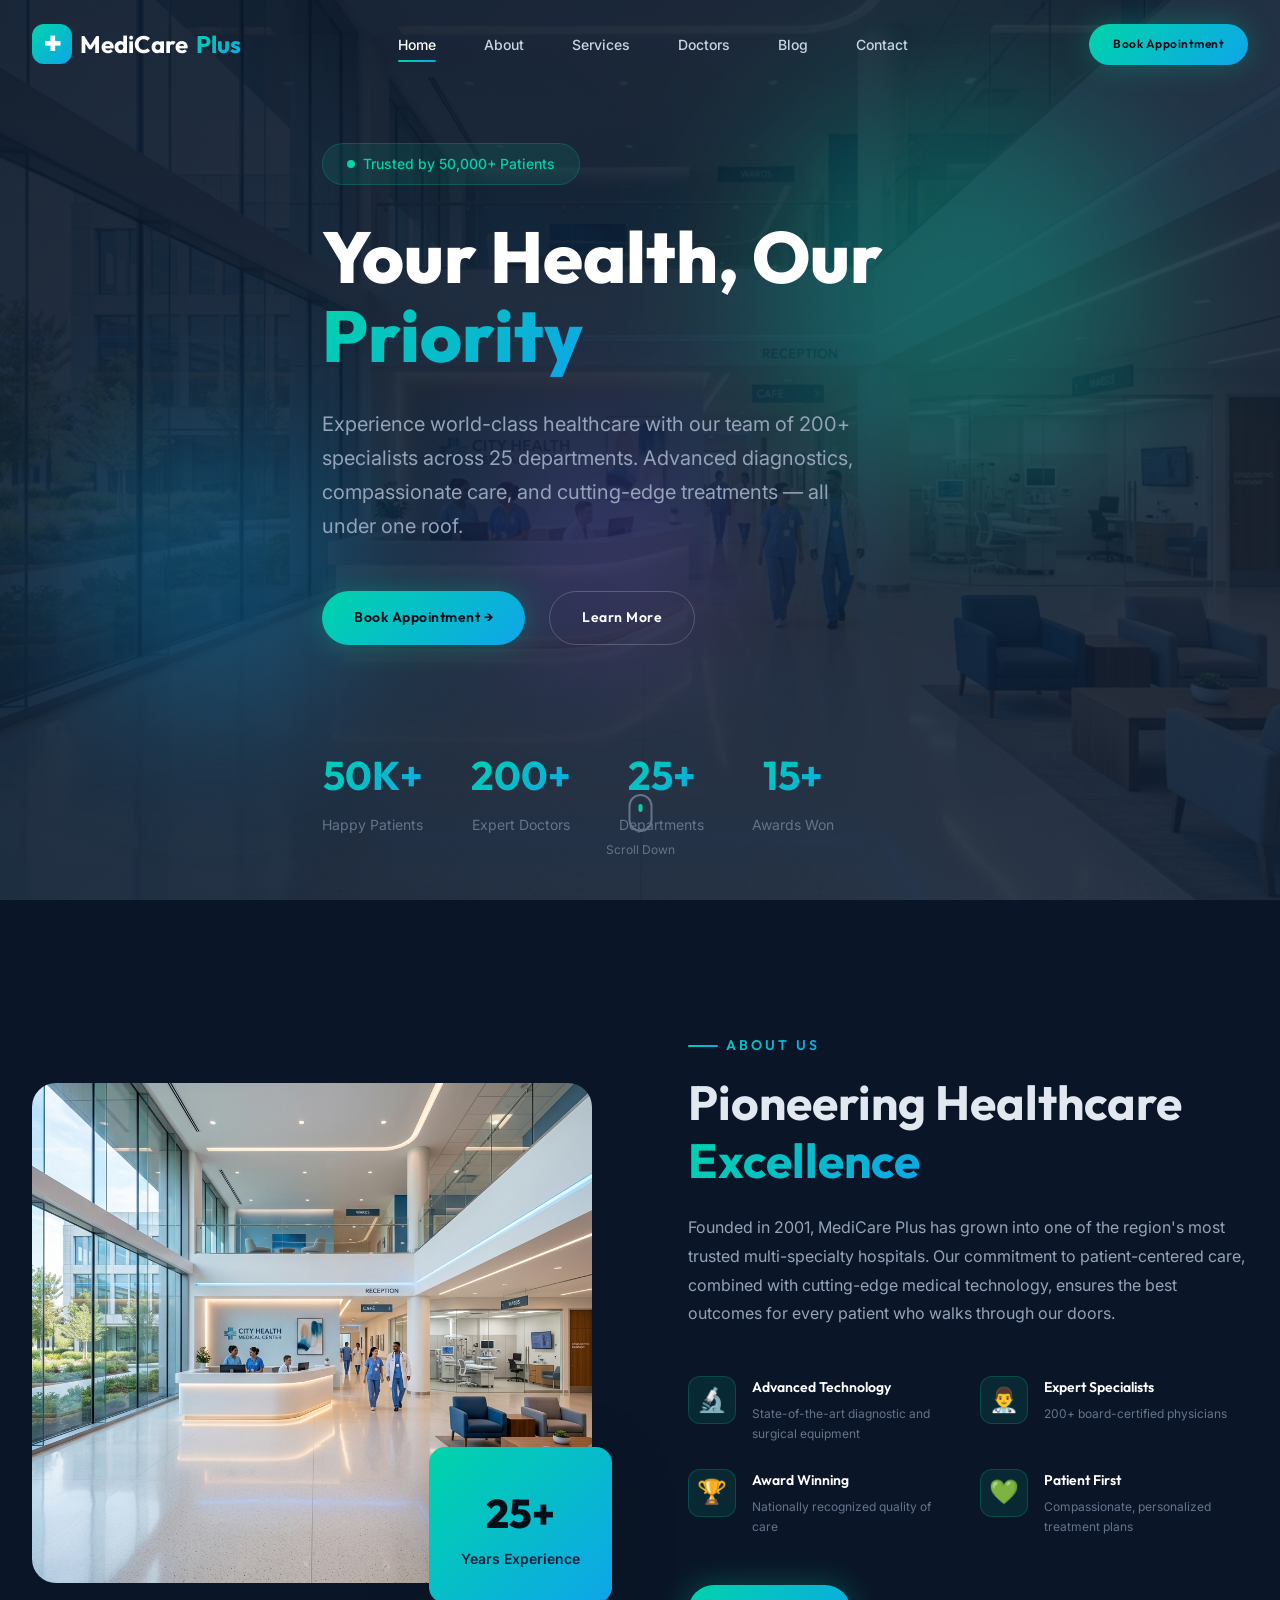
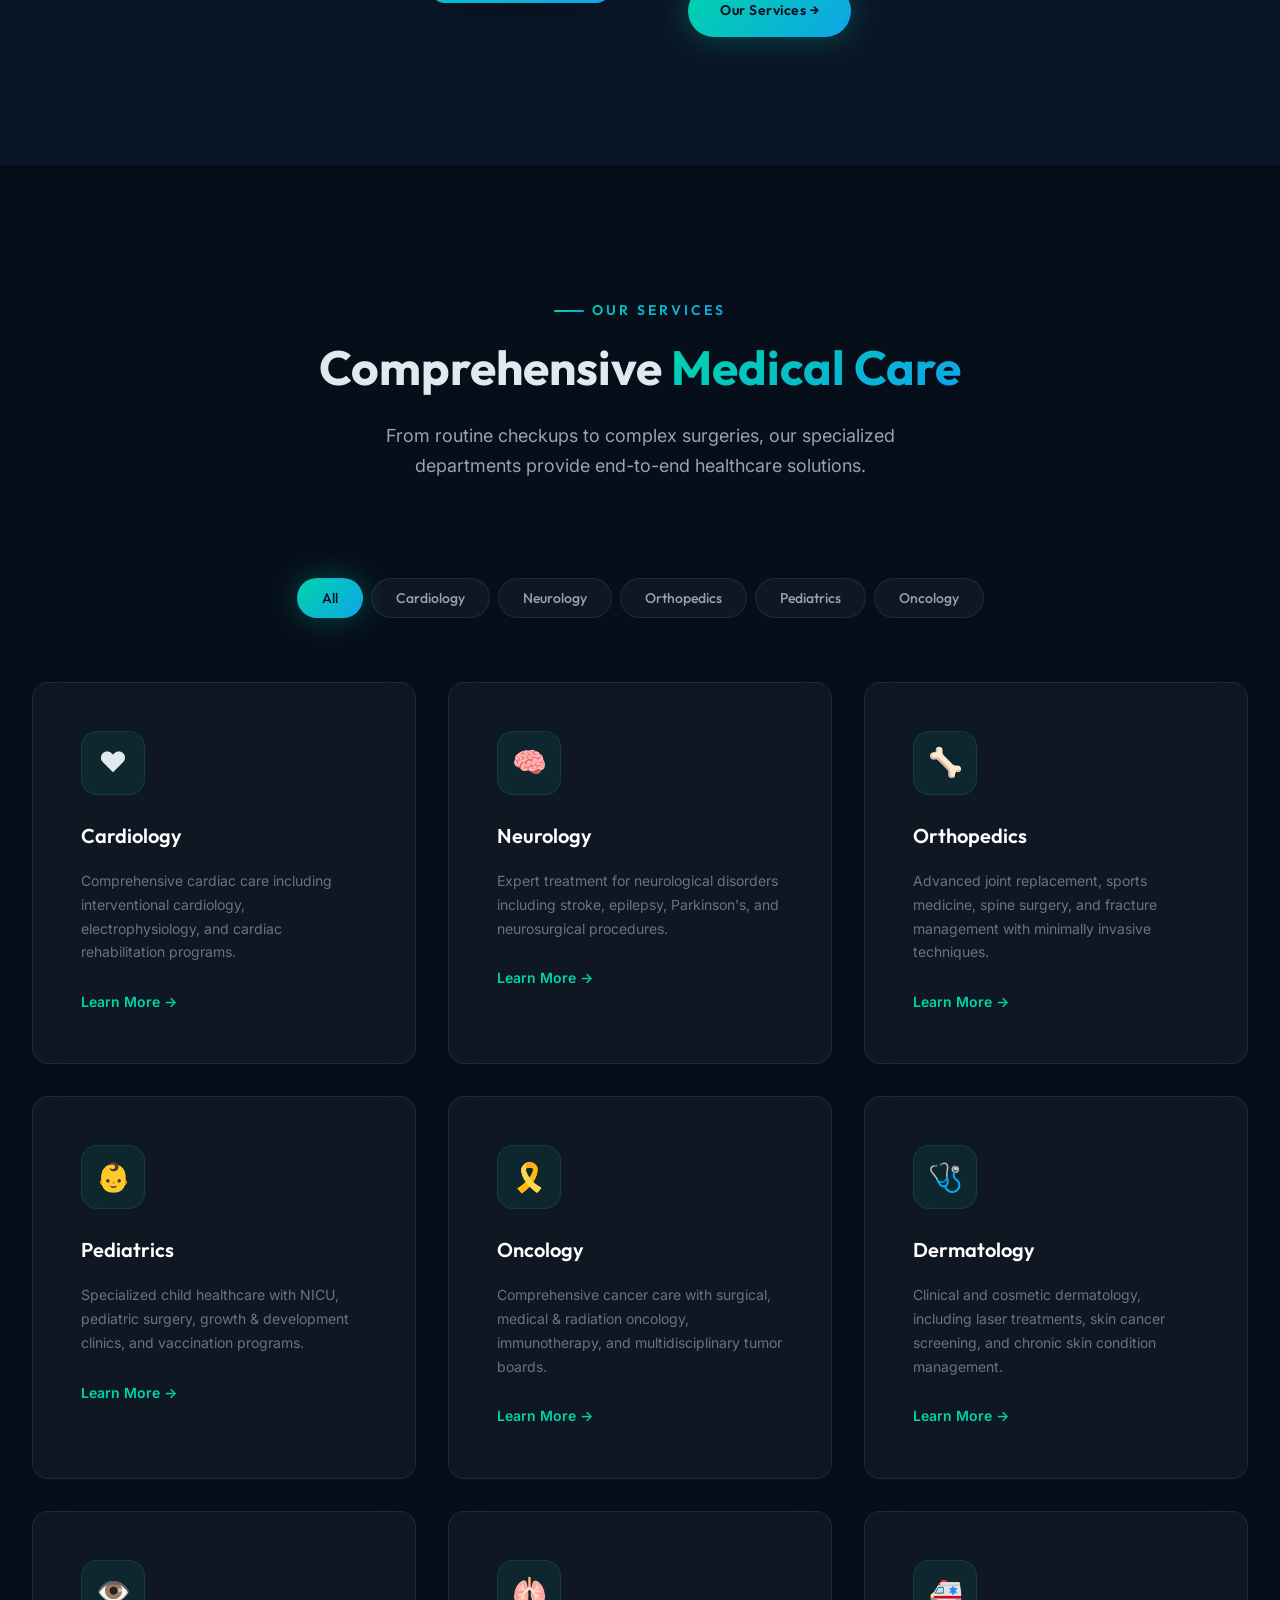
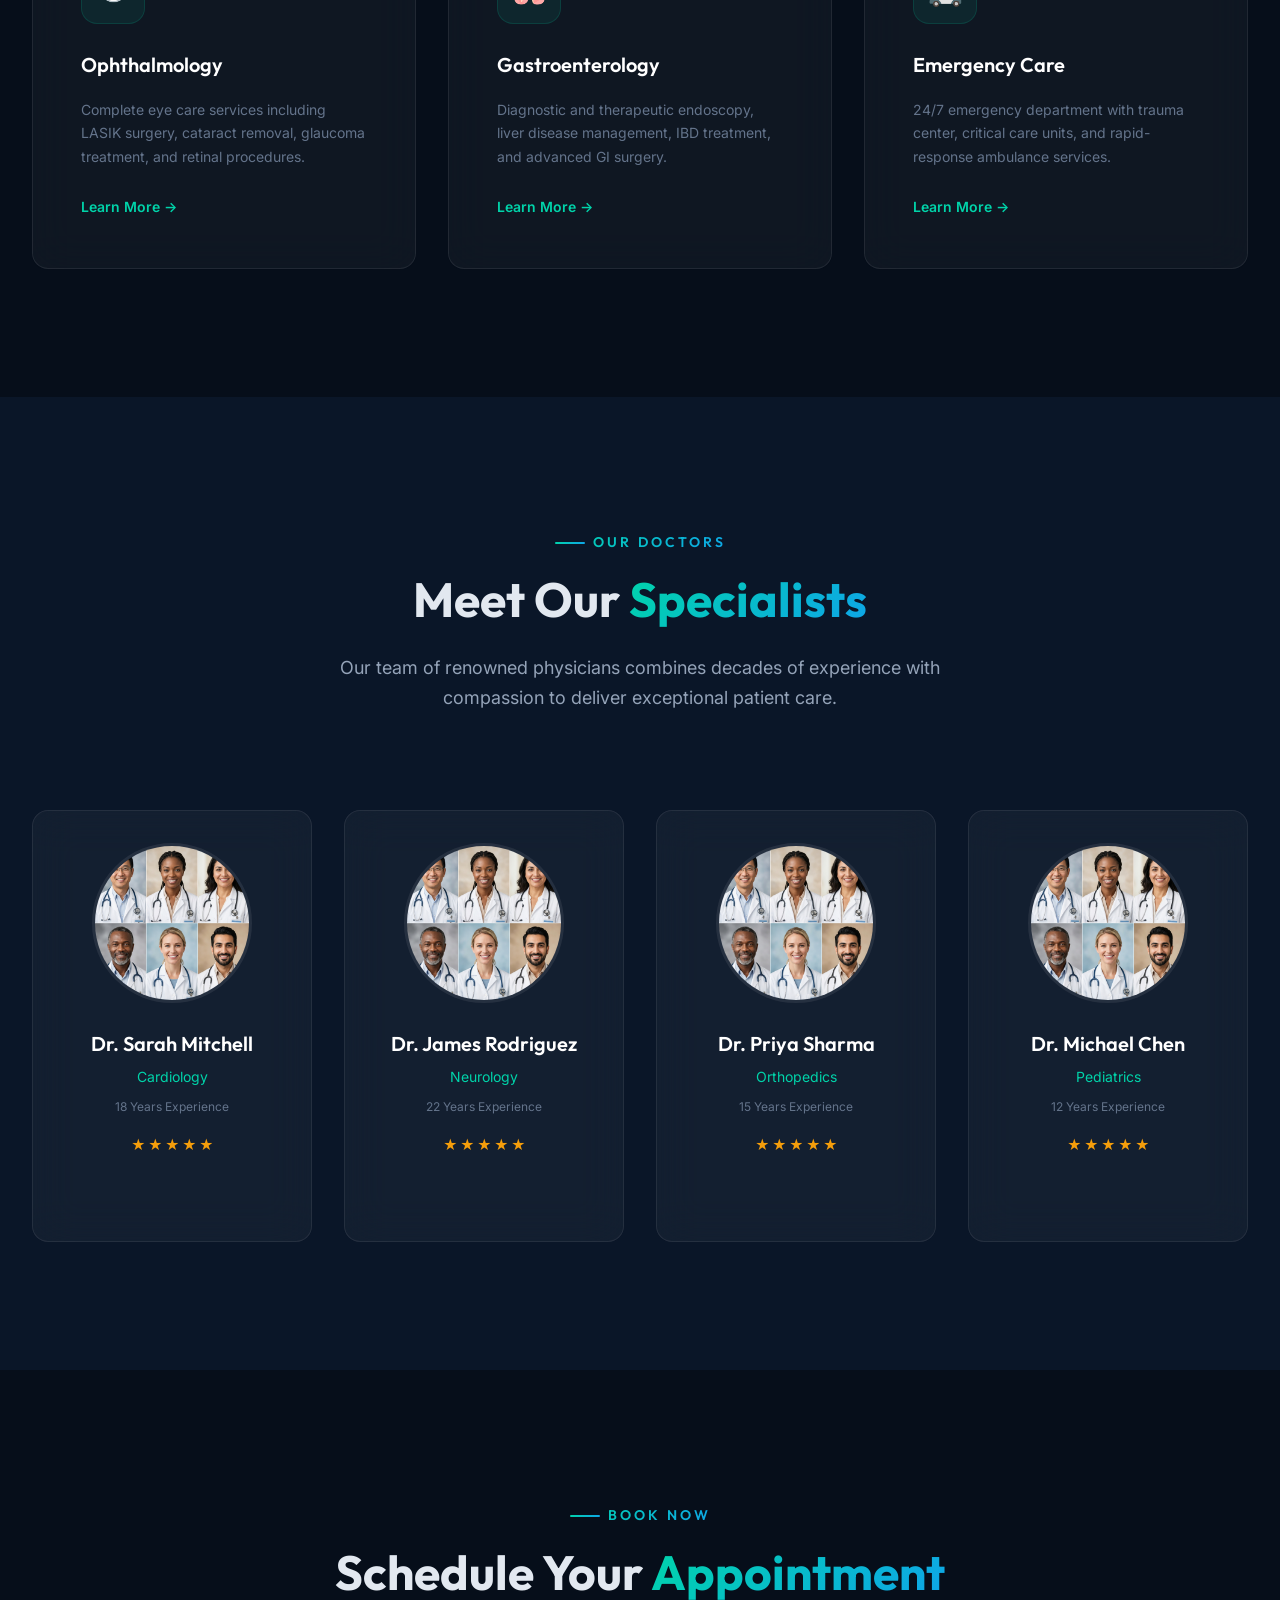
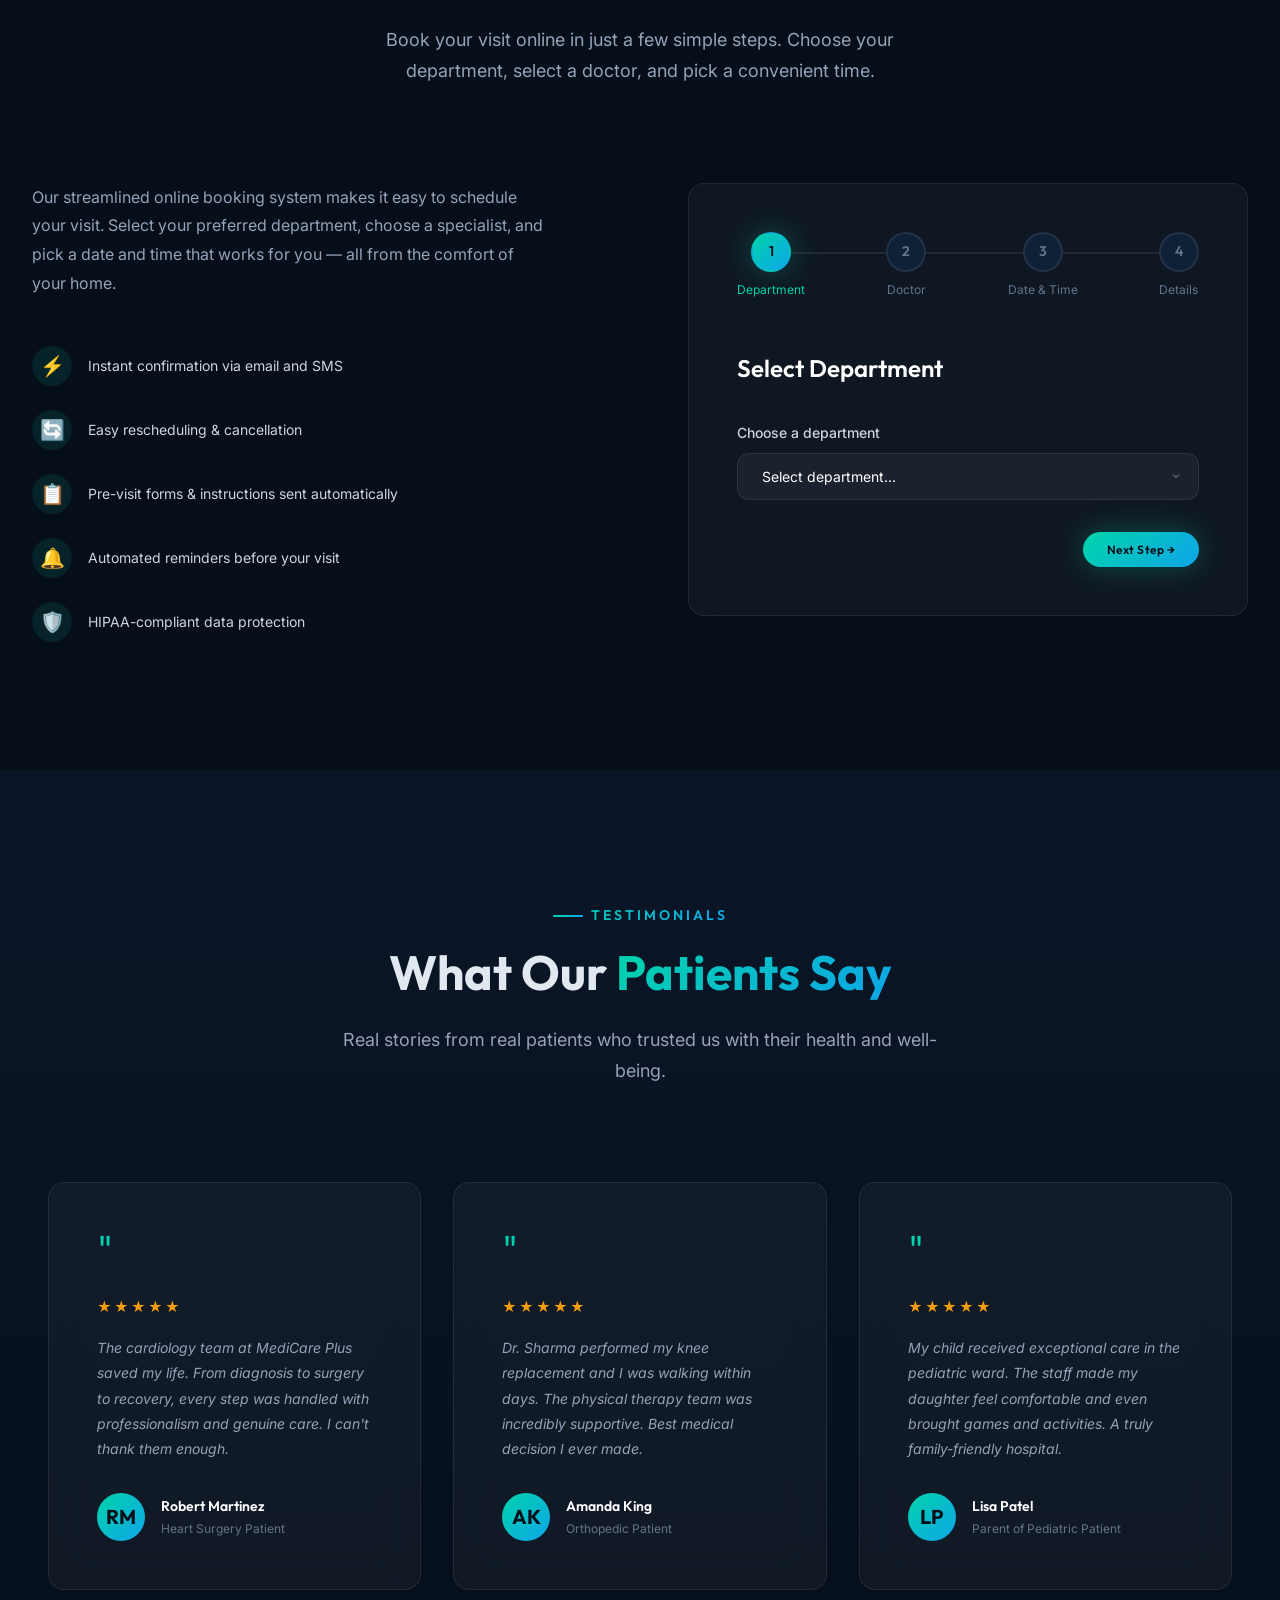
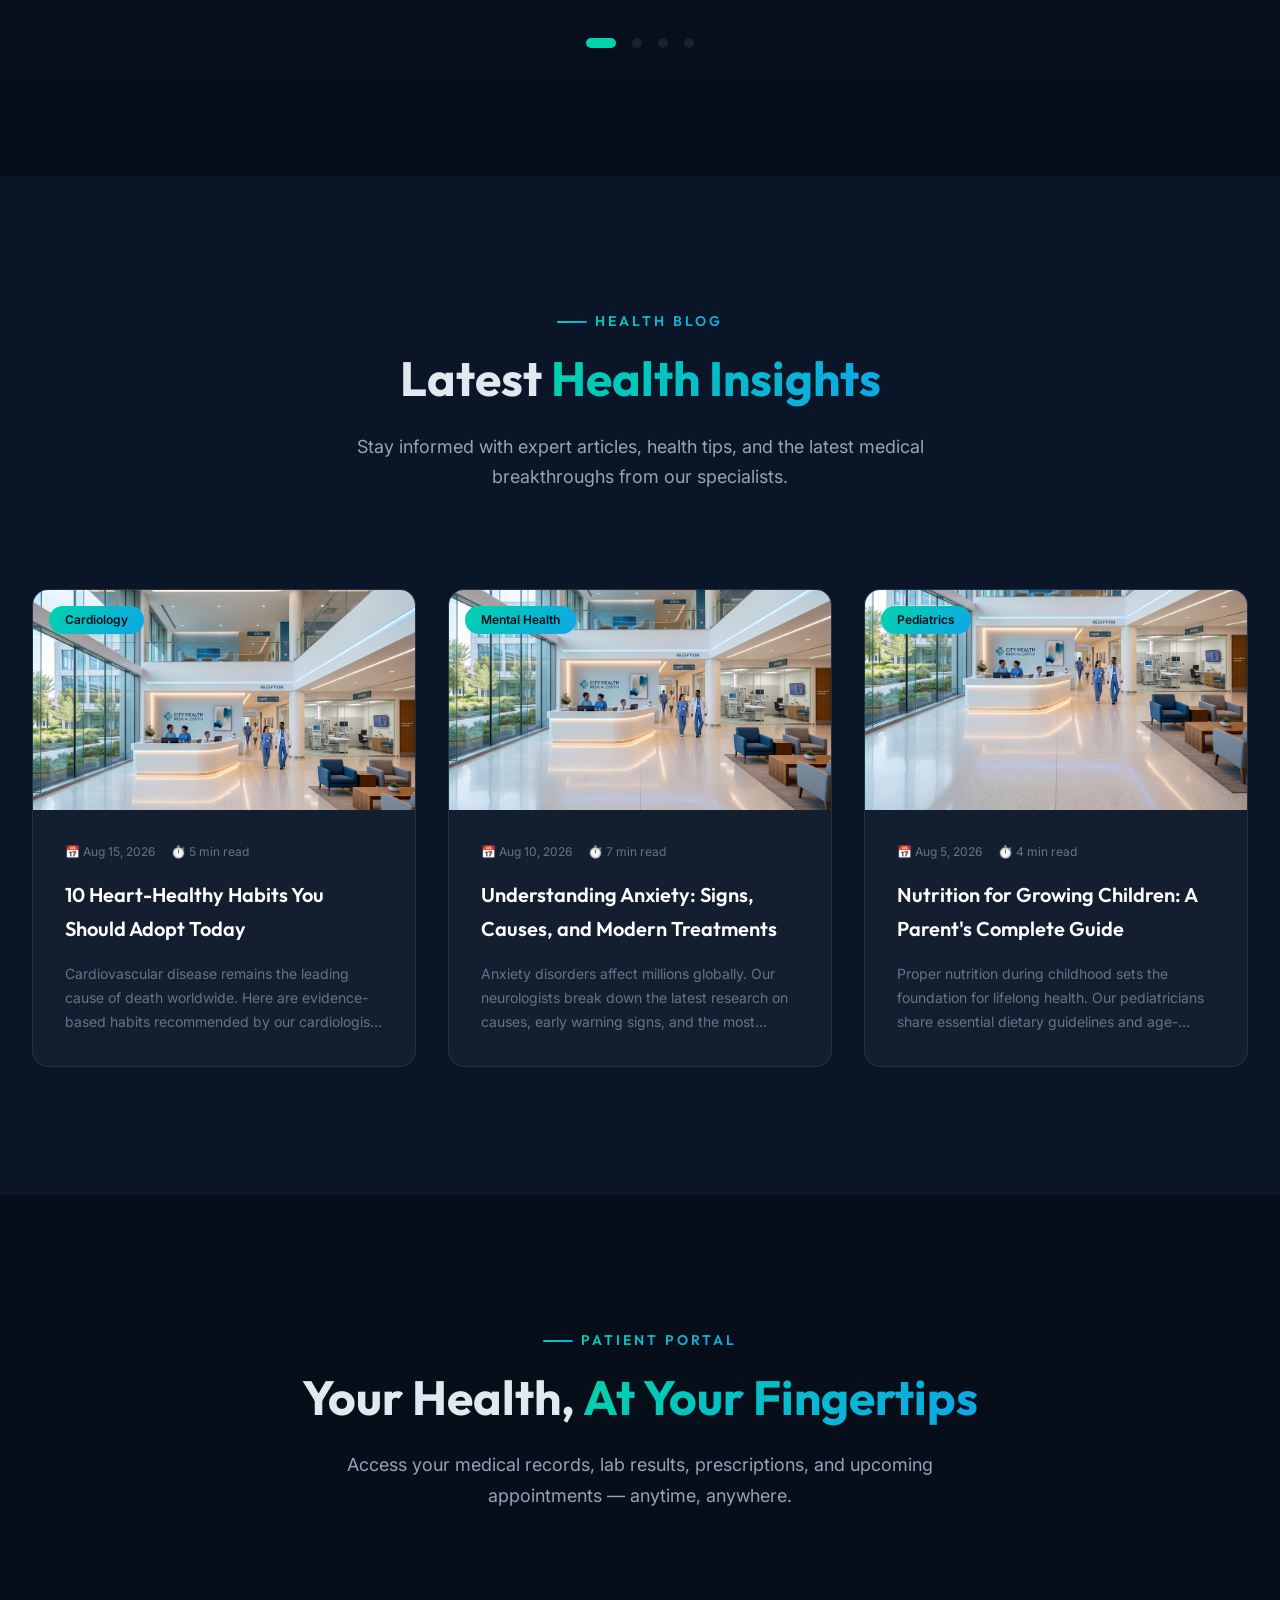
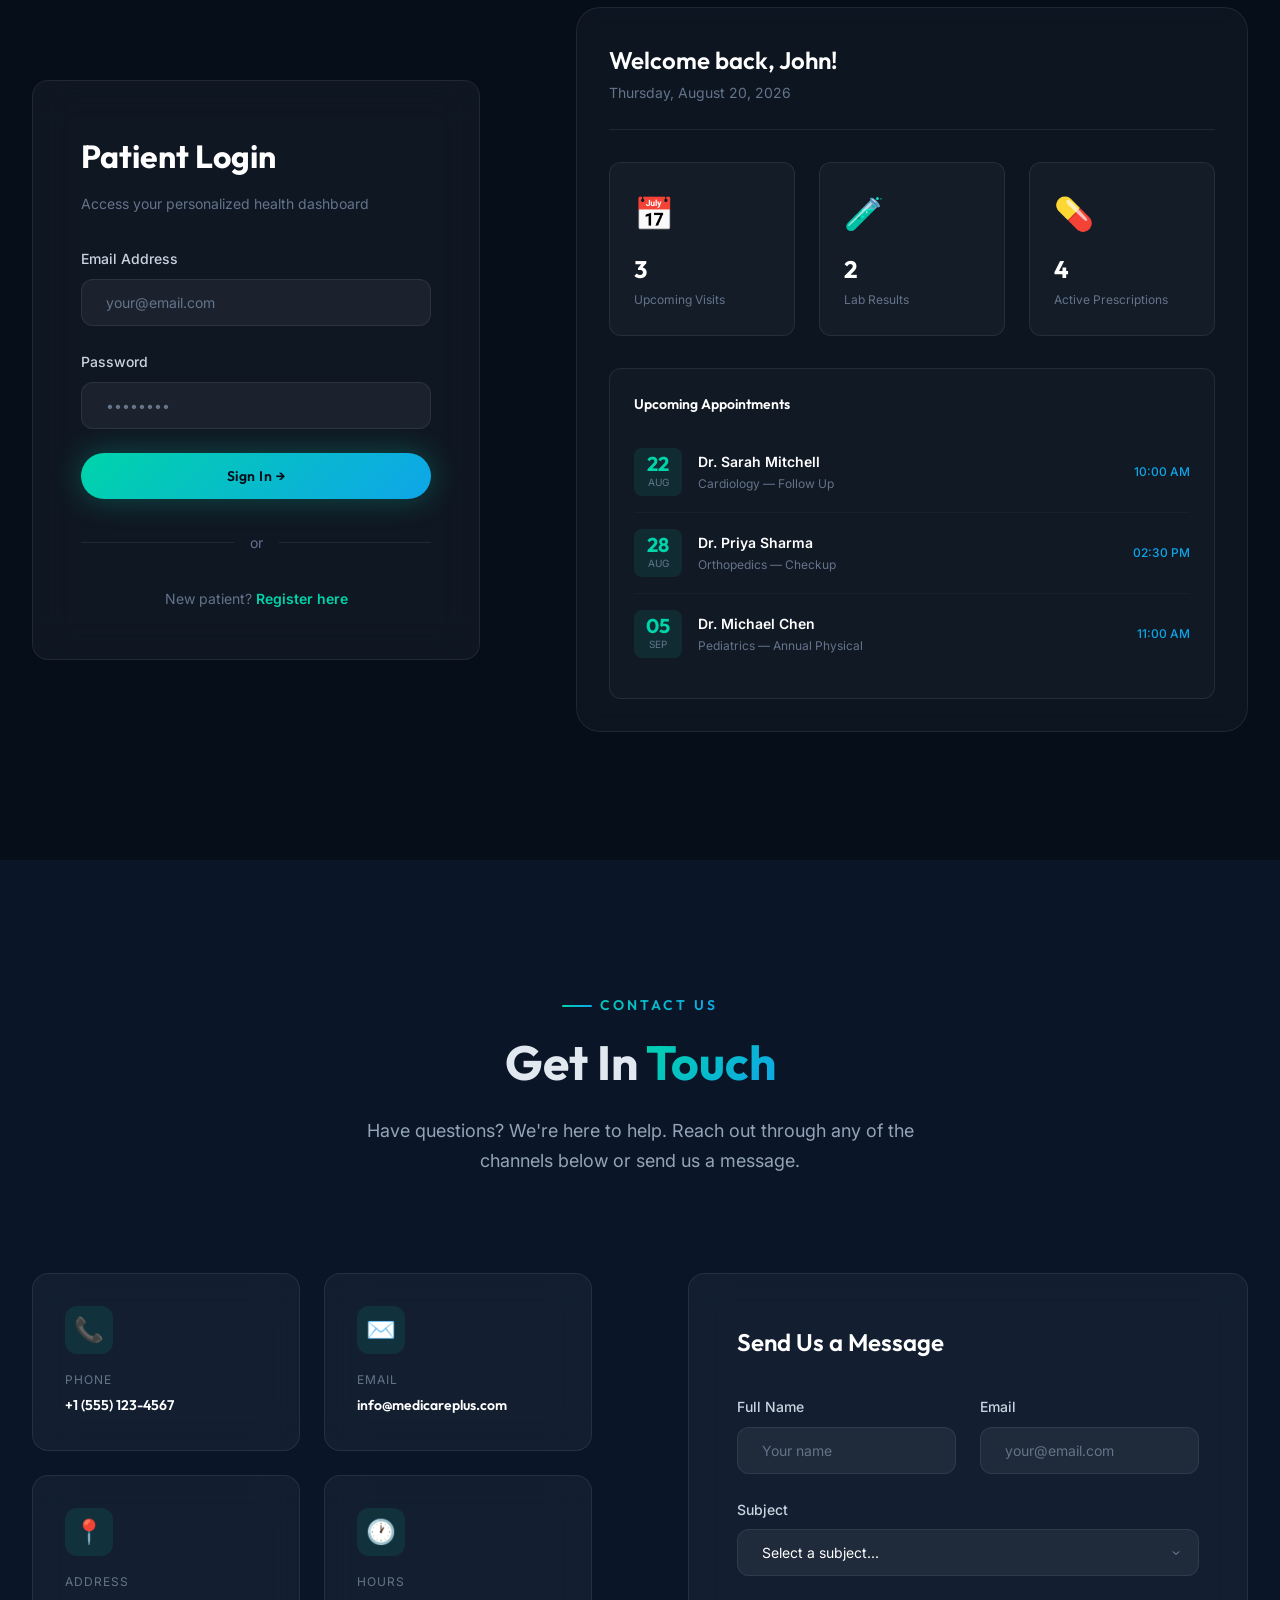
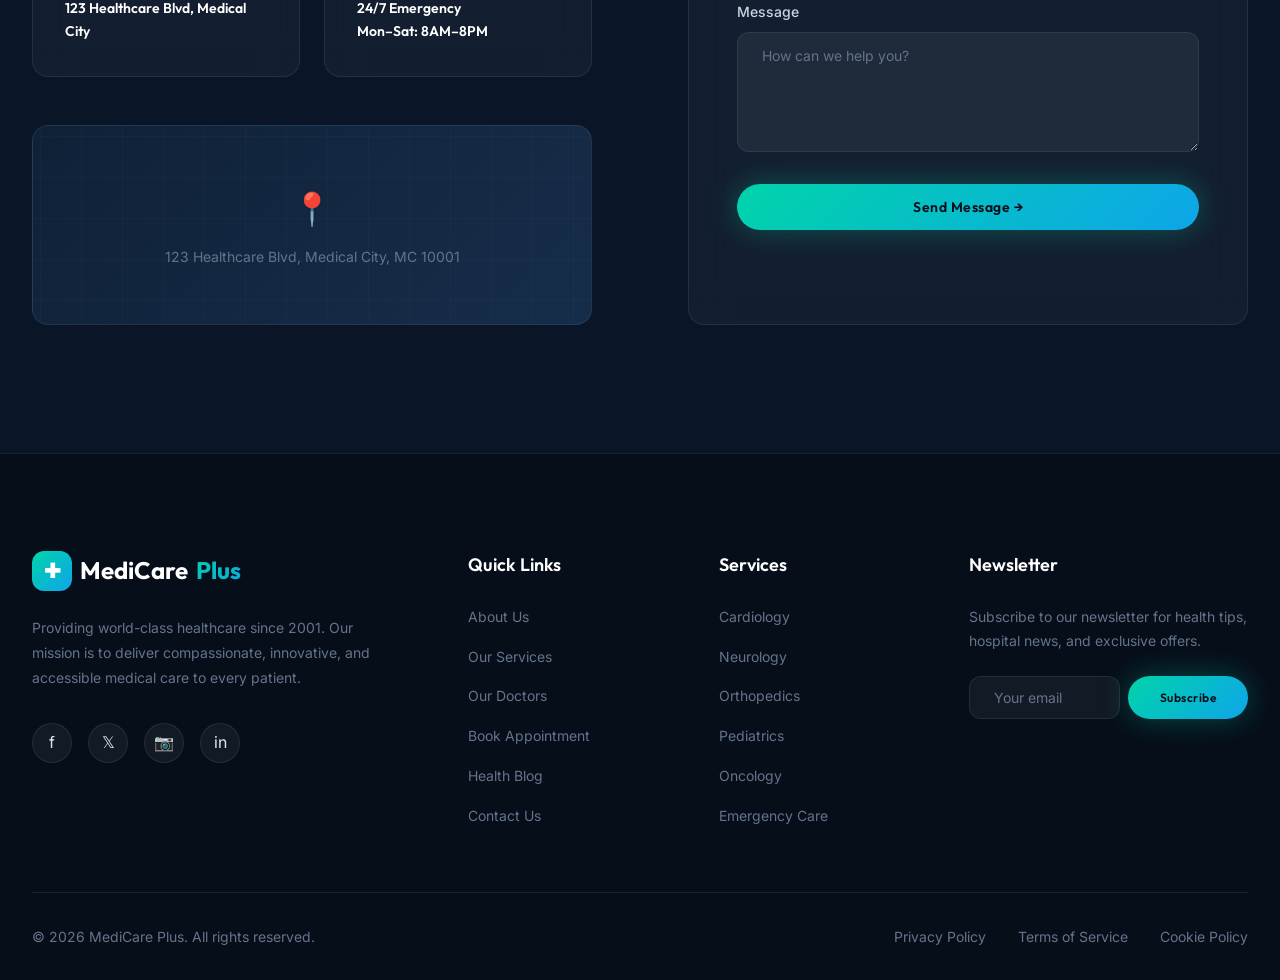
<file: index.html>
<!DOCTYPE html>
<html lang="en">
<head>
  <meta charset="UTF-8">
  <meta name="viewport" content="width=device-width, initial-scale=1.0">
  <meta name="description" content="MediCare Plus — A premier multi-specialty hospital providing world-class healthcare with cutting-edge technology and compassionate care. Book appointments online.">
  <meta name="keywords" content="hospital, healthcare, medical, doctors, appointment, cardiology, neurology, orthopedics, pediatrics">
  <title>MediCare Plus — Premier Multi-Specialty Hospital</title>
  <link rel="stylesheet" href="style.css">
  <link rel="icon" href="data:image/svg+xml,<svg xmlns='http://www.w3.org/2000/svg' viewBox='0 0 100 100'><text y='.9em' font-size='90'>🏥</text></svg>">
</head>
<body>

  <!-- ============================================================
       NAVIGATION
       ============================================================ -->
  <nav class="navbar" id="navbar">
    <div class="nav-container">
      <a href="#home" class="nav-logo">
        <div class="nav-logo-icon">✚</div>
        MediCare<span class="gradient-text">Plus</span>
      </a>
      <div class="nav-links" id="nav-links">
        <a href="#home" class="active">Home</a>
        <a href="#about">About</a>
        <a href="#services">Services</a>
        <a href="#doctors">Doctors</a>
        <a href="#blog">Blog</a>
        <a href="#contact">Contact</a>
      </div>
      <a href="#appointment" class="btn btn-primary btn-small nav-cta">Book Appointment</a>
      <div class="hamburger" id="hamburger" aria-label="Toggle navigation menu" role="button" tabindex="0">
        <span></span>
        <span></span>
        <span></span>
      </div>
    </div>
  </nav>

  <!-- Mobile Nav -->
  <div class="mobile-overlay" id="mobile-overlay"></div>
  <div class="mobile-nav" id="mobile-nav">
    <a href="#home">Home</a>
    <a href="#about">About</a>
    <a href="#services">Services</a>
    <a href="#doctors">Doctors</a>
    <a href="#appointment">Appointment</a>
    <a href="#blog">Blog</a>
    <a href="#contact">Contact</a>
    <a href="#appointment" class="btn btn-primary" style="margin-top:1.5rem;text-align:center;">Book Appointment</a>
  </div>

  <!-- ============================================================
       HERO SECTION
       ============================================================ -->
  <section class="hero" id="home">
    <div class="hero-bg">
      <img src="assets/hero-bg.png" alt="Modern hospital interior">
    </div>
    <div class="hero-overlay"></div>
    <div class="hero-orb hero-orb-1"></div>
    <div class="hero-orb hero-orb-2"></div>
    <div class="hero-orb hero-orb-3"></div>

    <div class="container hero-content">
      <div class="hero-badge">
        <span class="pulse-dot"></span>
        Trusted by 50,000+ Patients
      </div>
      <h1 class="hero-title">
        Your Health, Our <span class="gradient-text">Priority</span>
      </h1>
      <p class="hero-description">
        Experience world-class healthcare with our team of 200+ specialists across 25 departments. Advanced diagnostics, compassionate care, and cutting-edge treatments — all under one roof.
      </p>
      <div class="hero-buttons">
        <a href="#appointment" class="btn btn-primary">Book Appointment →</a>
        <a href="#about" class="btn btn-secondary">Learn More</a>
      </div>
      <div class="hero-stats">
        <div class="hero-stat">
          <div class="hero-stat-value" data-count="50000">0</div>
          <div class="hero-stat-label">Happy Patients</div>
        </div>
        <div class="hero-stat">
          <div class="hero-stat-value" data-count="200">0</div>
          <div class="hero-stat-label">Expert Doctors</div>
        </div>
        <div class="hero-stat">
          <div class="hero-stat-value" data-count="25">0</div>
          <div class="hero-stat-label">Departments</div>
        </div>
        <div class="hero-stat">
          <div class="hero-stat-value" data-count="15">0</div>
          <div class="hero-stat-label">Awards Won</div>
        </div>
      </div>
    </div>

    <div class="scroll-indicator">
      <div class="scroll-mouse"></div>
      <span>Scroll Down</span>
    </div>
  </section>

  <!-- ============================================================
       ABOUT SECTION
       ============================================================ -->
  <section class="section section-dark" id="about">
    <div class="container">
      <div class="about-grid">
        <div class="about-image-wrapper reveal-left">
          <div class="about-image">
            <img src="assets/hero-bg.png" alt="MediCare Plus Hospital facility">
          </div>
          <div class="about-experience-badge">
            <div class="number">25+</div>
            <div class="text">Years Experience</div>
          </div>
        </div>
        <div class="about-content reveal-right">
          <div class="section-label">About Us</div>
          <h2 class="section-title">Pioneering Healthcare <span class="gradient-text">Excellence</span></h2>
          <p class="about-text">
            Founded in 2001, MediCare Plus has grown into one of the region's most trusted multi-specialty hospitals. Our commitment to patient-centered care, combined with cutting-edge medical technology, ensures the best outcomes for every patient who walks through our doors.
          </p>
          <div class="about-features">
            <div class="about-feature">
              <div class="about-feature-icon">🔬</div>
              <div>
                <div class="about-feature-title">Advanced Technology</div>
                <div class="about-feature-text">State-of-the-art diagnostic and surgical equipment</div>
              </div>
            </div>
            <div class="about-feature">
              <div class="about-feature-icon">👨‍⚕️</div>
              <div>
                <div class="about-feature-title">Expert Specialists</div>
                <div class="about-feature-text">200+ board-certified physicians</div>
              </div>
            </div>
            <div class="about-feature">
              <div class="about-feature-icon">🏆</div>
              <div>
                <div class="about-feature-title">Award Winning</div>
                <div class="about-feature-text">Nationally recognized quality of care</div>
              </div>
            </div>
            <div class="about-feature">
              <div class="about-feature-icon">💚</div>
              <div>
                <div class="about-feature-title">Patient First</div>
                <div class="about-feature-text">Compassionate, personalized treatment plans</div>
              </div>
            </div>
          </div>
          <a href="#services" class="btn btn-primary">Our Services →</a>
        </div>
      </div>
    </div>
  </section>

  <!-- ============================================================
       SERVICES / DEPARTMENTS
       ============================================================ -->
  <section class="section section-darker" id="services">
    <div class="container">
      <div class="section-header reveal">
        <div class="section-label">Our Services</div>
        <h2 class="section-title">Comprehensive <span class="gradient-text">Medical Care</span></h2>
        <p class="section-subtitle">From routine checkups to complex surgeries, our specialized departments provide end-to-end healthcare solutions.</p>
      </div>

      <div class="services-filter reveal">
        <button class="filter-btn active" data-filter="all">All</button>
        <button class="filter-btn" data-filter="cardiology">Cardiology</button>
        <button class="filter-btn" data-filter="neurology">Neurology</button>
        <button class="filter-btn" data-filter="orthopedics">Orthopedics</button>
        <button class="filter-btn" data-filter="pediatrics">Pediatrics</button>
        <button class="filter-btn" data-filter="oncology">Oncology</button>
      </div>

      <div class="services-grid" id="services-grid">
        <!-- Cardiology -->
        <div class="glass-card service-card reveal" data-category="cardiology">
          <div class="service-icon">❤️</div>
          <h3 class="service-title">Cardiology</h3>
          <p class="service-text">Comprehensive cardiac care including interventional cardiology, electrophysiology, and cardiac rehabilitation programs.</p>
          <a href="#appointment" class="service-link">Learn More →</a>
        </div>
        <!-- Neurology -->
        <div class="glass-card service-card reveal" data-category="neurology">
          <div class="service-icon">🧠</div>
          <h3 class="service-title">Neurology</h3>
          <p class="service-text">Expert treatment for neurological disorders including stroke, epilepsy, Parkinson's, and neurosurgical procedures.</p>
          <a href="#appointment" class="service-link">Learn More →</a>
        </div>
        <!-- Orthopedics -->
        <div class="glass-card service-card reveal" data-category="orthopedics">
          <div class="service-icon">🦴</div>
          <h3 class="service-title">Orthopedics</h3>
          <p class="service-text">Advanced joint replacement, sports medicine, spine surgery, and fracture management with minimally invasive techniques.</p>
          <a href="#appointment" class="service-link">Learn More →</a>
        </div>
        <!-- Pediatrics -->
        <div class="glass-card service-card reveal" data-category="pediatrics">
          <div class="service-icon">👶</div>
          <h3 class="service-title">Pediatrics</h3>
          <p class="service-text">Specialized child healthcare with NICU, pediatric surgery, growth & development clinics, and vaccination programs.</p>
          <a href="#appointment" class="service-link">Learn More →</a>
        </div>
        <!-- Oncology -->
        <div class="glass-card service-card reveal" data-category="oncology">
          <div class="service-icon">🎗️</div>
          <h3 class="service-title">Oncology</h3>
          <p class="service-text">Comprehensive cancer care with surgical, medical & radiation oncology, immunotherapy, and multidisciplinary tumor boards.</p>
          <a href="#appointment" class="service-link">Learn More →</a>
        </div>
        <!-- Dermatology -->
        <div class="glass-card service-card reveal" data-category="dermatology">
          <div class="service-icon">🩺</div>
          <h3 class="service-title">Dermatology</h3>
          <p class="service-text">Clinical and cosmetic dermatology, including laser treatments, skin cancer screening, and chronic skin condition management.</p>
          <a href="#appointment" class="service-link">Learn More →</a>
        </div>
        <!-- Ophthalmology -->
        <div class="glass-card service-card reveal" data-category="ophthalmology">
          <div class="service-icon">👁️</div>
          <h3 class="service-title">Ophthalmology</h3>
          <p class="service-text">Complete eye care services including LASIK surgery, cataract removal, glaucoma treatment, and retinal procedures.</p>
          <a href="#appointment" class="service-link">Learn More →</a>
        </div>
        <!-- Gastroenterology -->
        <div class="glass-card service-card reveal" data-category="gastro">
          <div class="service-icon">🫁</div>
          <h3 class="service-title">Gastroenterology</h3>
          <p class="service-text">Diagnostic and therapeutic endoscopy, liver disease management, IBD treatment, and advanced GI surgery.</p>
          <a href="#appointment" class="service-link">Learn More →</a>
        </div>
        <!-- Emergency -->
        <div class="glass-card service-card reveal" data-category="emergency">
          <div class="service-icon">🚑</div>
          <h3 class="service-title">Emergency Care</h3>
          <p class="service-text">24/7 emergency department with trauma center, critical care units, and rapid-response ambulance services.</p>
          <a href="#appointment" class="service-link">Learn More →</a>
        </div>
      </div>
    </div>
  </section>

  <!-- ============================================================
       DOCTORS SECTION
       ============================================================ -->
  <section class="section section-dark" id="doctors">
    <div class="container">
      <div class="section-header reveal">
        <div class="section-label">Our Doctors</div>
        <h2 class="section-title">Meet Our <span class="gradient-text">Specialists</span></h2>
        <p class="section-subtitle">Our team of renowned physicians combines decades of experience with compassion to deliver exceptional patient care.</p>
      </div>

      <div class="doctors-grid">
        <!-- Doctor 1 -->
        <div class="glass-card doctor-card reveal">
          <div class="doctor-image">
            <img src="assets/doctors-team.png" alt="Dr. Sarah Mitchell" style="object-position: 0% 15%;">
          </div>
          <h3 class="doctor-name">Dr. Sarah Mitchell</h3>
          <div class="doctor-specialty">Cardiology</div>
          <div class="doctor-experience">18 Years Experience</div>
          <div class="doctor-rating">
            <span class="star">★</span><span class="star">★</span><span class="star">★</span><span class="star">★</span><span class="star">★</span>
          </div>
          <div class="doctor-socials">
            <a href="#" class="doctor-social-link" aria-label="LinkedIn">in</a>
            <a href="#" class="doctor-social-link" aria-label="Twitter">𝕏</a>
            <a href="#" class="doctor-social-link" aria-label="Email">✉</a>
          </div>
        </div>
        <!-- Doctor 2 -->
        <div class="glass-card doctor-card reveal">
          <div class="doctor-image">
            <img src="assets/doctors-team.png" alt="Dr. James Rodriguez" style="object-position: 22% 15%;">
          </div>
          <h3 class="doctor-name">Dr. James Rodriguez</h3>
          <div class="doctor-specialty">Neurology</div>
          <div class="doctor-experience">22 Years Experience</div>
          <div class="doctor-rating">
            <span class="star">★</span><span class="star">★</span><span class="star">★</span><span class="star">★</span><span class="star">★</span>
          </div>
          <div class="doctor-socials">
            <a href="#" class="doctor-social-link" aria-label="LinkedIn">in</a>
            <a href="#" class="doctor-social-link" aria-label="Twitter">𝕏</a>
            <a href="#" class="doctor-social-link" aria-label="Email">✉</a>
          </div>
        </div>
        <!-- Doctor 3 -->
        <div class="glass-card doctor-card reveal">
          <div class="doctor-image">
            <img src="assets/doctors-team.png" alt="Dr. Priya Sharma" style="object-position: 44% 15%;">
          </div>
          <h3 class="doctor-name">Dr. Priya Sharma</h3>
          <div class="doctor-specialty">Orthopedics</div>
          <div class="doctor-experience">15 Years Experience</div>
          <div class="doctor-rating">
            <span class="star">★</span><span class="star">★</span><span class="star">★</span><span class="star">★</span><span class="star">★</span>
          </div>
          <div class="doctor-socials">
            <a href="#" class="doctor-social-link" aria-label="LinkedIn">in</a>
            <a href="#" class="doctor-social-link" aria-label="Twitter">𝕏</a>
            <a href="#" class="doctor-social-link" aria-label="Email">✉</a>
          </div>
        </div>
        <!-- Doctor 4 -->
        <div class="glass-card doctor-card reveal">
          <div class="doctor-image">
            <img src="assets/doctors-team.png" alt="Dr. Michael Chen" style="object-position: 66% 15%;">
          </div>
          <h3 class="doctor-name">Dr. Michael Chen</h3>
          <div class="doctor-specialty">Pediatrics</div>
          <div class="doctor-experience">12 Years Experience</div>
          <div class="doctor-rating">
            <span class="star">★</span><span class="star">★</span><span class="star">★</span><span class="star">★</span><span class="star">★</span>
          </div>
          <div class="doctor-socials">
            <a href="#" class="doctor-social-link" aria-label="LinkedIn">in</a>
            <a href="#" class="doctor-social-link" aria-label="Twitter">𝕏</a>
            <a href="#" class="doctor-social-link" aria-label="Email">✉</a>
          </div>
        </div>
      </div>
    </div>
  </section>

  <!-- ============================================================
       APPOINTMENT BOOKING
       ============================================================ -->
  <section class="section section-darker" id="appointment">
    <div class="container">
      <div class="section-header reveal">
        <div class="section-label">Book Now</div>
        <h2 class="section-title">Schedule Your <span class="gradient-text">Appointment</span></h2>
        <p class="section-subtitle">Book your visit online in just a few simple steps. Choose your department, select a doctor, and pick a convenient time.</p>
      </div>

      <div class="appointment-wrapper">
        <div class="appointment-info reveal-left">
          <p class="appointment-info-text">
            Our streamlined online booking system makes it easy to schedule your visit. Select your preferred department, choose a specialist, and pick a date and time that works for you — all from the comfort of your home.
          </p>
          <div class="appointment-benefits">
            <div class="appointment-benefit">
              <div class="appointment-benefit-icon">⚡</div>
              <div class="appointment-benefit-text">Instant confirmation via email and SMS</div>
            </div>
            <div class="appointment-benefit">
              <div class="appointment-benefit-icon">🔄</div>
              <div class="appointment-benefit-text">Easy rescheduling & cancellation</div>
            </div>
            <div class="appointment-benefit">
              <div class="appointment-benefit-icon">📋</div>
              <div class="appointment-benefit-text">Pre-visit forms & instructions sent automatically</div>
            </div>
            <div class="appointment-benefit">
              <div class="appointment-benefit-icon">🔔</div>
              <div class="appointment-benefit-text">Automated reminders before your visit</div>
            </div>
            <div class="appointment-benefit">
              <div class="appointment-benefit-icon">🛡️</div>
              <div class="appointment-benefit-text">HIPAA-compliant data protection</div>
            </div>
          </div>
        </div>

        <div class="glass-card appointment-form-card reveal-right">
          <!-- Progress -->
          <div class="form-progress">
            <div class="form-progress-line" id="progress-line" style="width: 0%;"></div>
            <div class="progress-step active" data-step="1">
              <div class="step-circle">1</div>
              <div class="step-label">Department</div>
            </div>
            <div class="progress-step" data-step="2">
              <div class="step-circle">2</div>
              <div class="step-label">Doctor</div>
            </div>
            <div class="progress-step" data-step="3">
              <div class="step-circle">3</div>
              <div class="step-label">Date & Time</div>
            </div>
            <div class="progress-step" data-step="4">
              <div class="step-circle">4</div>
              <div class="step-label">Details</div>
            </div>
          </div>

          <!-- Step 1: Department -->
          <div class="form-step active" id="step-1">
            <h3 class="form-step-title">Select Department</h3>
            <div class="form-group">
              <label class="form-label" for="department">Choose a department</label>
              <select class="form-select" id="department">
                <option value="" disabled selected>Select department...</option>
                <option value="cardiology">❤️ Cardiology</option>
                <option value="neurology">🧠 Neurology</option>
                <option value="orthopedics">🦴 Orthopedics</option>
                <option value="pediatrics">👶 Pediatrics</option>
                <option value="oncology">🎗️ Oncology</option>
                <option value="dermatology">🩺 Dermatology</option>
                <option value="ophthalmology">👁️ Ophthalmology</option>
                <option value="gastro">🫁 Gastroenterology</option>
                <option value="emergency">🚑 Emergency Care</option>
              </select>
            </div>
            <div class="form-nav">
              <div></div>
              <button class="btn btn-primary btn-small" id="next-1">Next Step →</button>
            </div>
          </div>

          <!-- Step 2: Doctor -->
          <div class="form-step" id="step-2">
            <h3 class="form-step-title">Select Doctor</h3>
            <div class="form-group">
              <label class="form-label" for="doctor-select">Choose a specialist</label>
              <select class="form-select" id="doctor-select">
                <option value="" disabled selected>Select doctor...</option>
                <option value="dr-mitchell">Dr. Sarah Mitchell — Cardiology</option>
                <option value="dr-rodriguez">Dr. James Rodriguez — Neurology</option>
                <option value="dr-sharma">Dr. Priya Sharma — Orthopedics</option>
                <option value="dr-chen">Dr. Michael Chen — Pediatrics</option>
              </select>
            </div>
            <div class="form-nav">
              <button class="btn btn-secondary btn-small" id="prev-2">← Back</button>
              <button class="btn btn-primary btn-small" id="next-2">Next Step →</button>
            </div>
          </div>

          <!-- Step 3: Date & Time -->
          <div class="form-step" id="step-3">
            <h3 class="form-step-title">Pick Date & Time</h3>
            <div class="calendar" id="calendar">
              <div class="calendar-header">
                <button class="calendar-nav-btn" id="cal-prev" aria-label="Previous month">◀</button>
                <div class="calendar-title" id="cal-title">August 2026</div>
                <button class="calendar-nav-btn" id="cal-next" aria-label="Next month">▶</button>
              </div>
              <div class="calendar-weekdays">
                <div class="calendar-weekday">Sun</div>
                <div class="calendar-weekday">Mon</div>
                <div class="calendar-weekday">Tue</div>
                <div class="calendar-weekday">Wed</div>
                <div class="calendar-weekday">Thu</div>
                <div class="calendar-weekday">Fri</div>
                <div class="calendar-weekday">Sat</div>
              </div>
              <div class="calendar-days" id="cal-days">
                <!-- Generated by JS -->
              </div>
            </div>
            <label class="form-label">Select Time</label>
            <div class="time-slots" id="time-slots">
              <div class="time-slot" data-time="09:00">09:00 AM</div>
              <div class="time-slot" data-time="09:30">09:30 AM</div>
              <div class="time-slot" data-time="10:00">10:00 AM</div>
              <div class="time-slot" data-time="10:30">10:30 AM</div>
              <div class="time-slot" data-time="11:00">11:00 AM</div>
              <div class="time-slot" data-time="11:30">11:30 AM</div>
              <div class="time-slot" data-time="14:00">02:00 PM</div>
              <div class="time-slot" data-time="14:30">02:30 PM</div>
              <div class="time-slot" data-time="15:00">03:00 PM</div>
              <div class="time-slot" data-time="15:30">03:30 PM</div>
              <div class="time-slot" data-time="16:00">04:00 PM</div>
              <div class="time-slot" data-time="16:30">04:30 PM</div>
            </div>
            <div class="form-nav">
              <button class="btn btn-secondary btn-small" id="prev-3">← Back</button>
              <button class="btn btn-primary btn-small" id="next-3">Next Step →</button>
            </div>
          </div>

          <!-- Step 4: Patient Details -->
          <div class="form-step" id="step-4">
            <h3 class="form-step-title">Your Details</h3>
            <div class="form-row">
              <div class="form-group">
                <label class="form-label" for="patient-first">First Name</label>
                <input type="text" class="form-input" id="patient-first" placeholder="John">
              </div>
              <div class="form-group">
                <label class="form-label" for="patient-last">Last Name</label>
                <input type="text" class="form-input" id="patient-last" placeholder="Doe">
              </div>
            </div>
            <div class="form-row">
              <div class="form-group">
                <label class="form-label" for="patient-email">Email</label>
                <input type="email" class="form-input" id="patient-email" placeholder="john@example.com">
              </div>
              <div class="form-group">
                <label class="form-label" for="patient-phone">Phone</label>
                <input type="tel" class="form-input" id="patient-phone" placeholder="+1 (555) 000-0000">
              </div>
            </div>
            <div class="form-group">
              <label class="form-label" for="patient-notes">Additional Notes (optional)</label>
              <textarea class="form-textarea" id="patient-notes" placeholder="Describe your symptoms or reason for visit..."></textarea>
            </div>
            <div class="form-nav">
              <button class="btn btn-secondary btn-small" id="prev-4">← Back</button>
              <button class="btn btn-primary btn-small" id="submit-booking">Confirm Booking ✓</button>
            </div>
          </div>

          <!-- Success -->
          <div class="booking-success" id="booking-success">
            <div class="success-icon">✓</div>
            <h3 class="success-title">Appointment Booked!</h3>
            <p class="success-text">Your appointment has been confirmed. A confirmation email has been sent to your inbox with all the details.</p>
            <button class="btn btn-primary" id="book-another">Book Another Appointment</button>
          </div>
        </div>
      </div>
    </div>
  </section>

  <!-- ============================================================
       TESTIMONIALS
       ============================================================ -->
  <section class="section testimonials-section" id="testimonials">
    <div class="container">
      <div class="section-header reveal">
        <div class="section-label">Testimonials</div>
        <h2 class="section-title">What Our <span class="gradient-text">Patients Say</span></h2>
        <p class="section-subtitle">Real stories from real patients who trusted us with their health and well-being.</p>
      </div>

      <div class="testimonials-carousel reveal">
        <div class="testimonials-track" id="testimonials-track">
          <!-- Testimonial 1 -->
          <div class="glass-card testimonial-card">
            <div class="testimonial-quote">"</div>
            <div class="testimonial-rating">
              <span class="star">★</span><span class="star">★</span><span class="star">★</span><span class="star">★</span><span class="star">★</span>
            </div>
            <p class="testimonial-text">The cardiology team at MediCare Plus saved my life. From diagnosis to surgery to recovery, every step was handled with professionalism and genuine care. I can't thank them enough.</p>
            <div class="testimonial-author">
              <div class="testimonial-avatar">RM</div>
              <div>
                <div class="testimonial-author-name">Robert Martinez</div>
                <div class="testimonial-author-role">Heart Surgery Patient</div>
              </div>
            </div>
          </div>
          <!-- Testimonial 2 -->
          <div class="glass-card testimonial-card">
            <div class="testimonial-quote">"</div>
            <div class="testimonial-rating">
              <span class="star">★</span><span class="star">★</span><span class="star">★</span><span class="star">★</span><span class="star">★</span>
            </div>
            <p class="testimonial-text">Dr. Sharma performed my knee replacement and I was walking within days. The physical therapy team was incredibly supportive. Best medical decision I ever made.</p>
            <div class="testimonial-author">
              <div class="testimonial-avatar">AK</div>
              <div>
                <div class="testimonial-author-name">Amanda King</div>
                <div class="testimonial-author-role">Orthopedic Patient</div>
              </div>
            </div>
          </div>
          <!-- Testimonial 3 -->
          <div class="glass-card testimonial-card">
            <div class="testimonial-quote">"</div>
            <div class="testimonial-rating">
              <span class="star">★</span><span class="star">★</span><span class="star">★</span><span class="star">★</span><span class="star">★</span>
            </div>
            <p class="testimonial-text">My child received exceptional care in the pediatric ward. The staff made my daughter feel comfortable and even brought games and activities. A truly family-friendly hospital.</p>
            <div class="testimonial-author">
              <div class="testimonial-avatar">LP</div>
              <div>
                <div class="testimonial-author-name">Lisa Patel</div>
                <div class="testimonial-author-role">Parent of Pediatric Patient</div>
              </div>
            </div>
          </div>
          <!-- Testimonial 4 -->
          <div class="glass-card testimonial-card">
            <div class="testimonial-quote">"</div>
            <div class="testimonial-rating">
              <span class="star">★</span><span class="star">★</span><span class="star">★</span><span class="star">★</span><span class="star">★</span>
            </div>
            <p class="testimonial-text">The online booking system made everything so easy. I got my appointment confirmation in seconds, and the follow-up reminders kept me on track. Modern healthcare at its finest.</p>
            <div class="testimonial-author">
              <div class="testimonial-avatar">DW</div>
              <div>
                <div class="testimonial-author-name">David Wilson</div>
                <div class="testimonial-author-role">Regular Patient</div>
              </div>
            </div>
          </div>
          <!-- Testimonial 5 -->
          <div class="glass-card testimonial-card">
            <div class="testimonial-quote">"</div>
            <div class="testimonial-rating">
              <span class="star">★</span><span class="star">★</span><span class="star">★</span><span class="star">★</span><span class="star">★</span>
            </div>
            <p class="testimonial-text">After my cancer diagnosis I was terrified, but the oncology team at MediCare Plus gave me hope. Their treatment plan was comprehensive, and I'm now in full remission. Thank you.</p>
            <div class="testimonial-author">
              <div class="testimonial-avatar">EN</div>
              <div>
                <div class="testimonial-author-name">Emily Nguyen</div>
                <div class="testimonial-author-role">Oncology Patient</div>
              </div>
            </div>
          </div>
          <!-- Testimonial 6 -->
          <div class="glass-card testimonial-card">
            <div class="testimonial-quote">"</div>
            <div class="testimonial-rating">
              <span class="star">★</span><span class="star">★</span><span class="star">★</span><span class="star">★</span><span class="star">★</span>
            </div>
            <p class="testimonial-text">The emergency room staff responded incredibly fast when I brought my father in. Their quick action and expertise saved his life. We are forever grateful to MediCare Plus.</p>
            <div class="testimonial-author">
              <div class="testimonial-avatar">JT</div>
              <div>
                <div class="testimonial-author-name">James Thompson</div>
                <div class="testimonial-author-role">Emergency Patient Family</div>
              </div>
            </div>
          </div>
        </div>
        <div class="testimonial-controls" id="testimonial-controls">
          <!-- Generated by JS -->
        </div>
      </div>
    </div>
  </section>

  <!-- ============================================================
       BLOG / HEALTH ARTICLES
       ============================================================ -->
  <section class="section section-dark" id="blog">
    <div class="container">
      <div class="section-header reveal">
        <div class="section-label">Health Blog</div>
        <h2 class="section-title">Latest <span class="gradient-text">Health Insights</span></h2>
        <p class="section-subtitle">Stay informed with expert articles, health tips, and the latest medical breakthroughs from our specialists.</p>
      </div>

      <div class="blog-grid">
        <!-- Blog 1 -->
        <div class="glass-card blog-card reveal">
          <div class="blog-image">
            <img src="assets/hero-bg.png" alt="Heart health tips" style="object-position: center 40%;">
            <span class="blog-category">Cardiology</span>
          </div>
          <div class="blog-content">
            <div class="blog-meta">
              <span>📅 Aug 15, 2026</span>
              <span>⏱️ 5 min read</span>
            </div>
            <h3 class="blog-title">10 Heart-Healthy Habits You Should Adopt Today</h3>
            <p class="blog-excerpt">Cardiovascular disease remains the leading cause of death worldwide. Here are evidence-based habits recommended by our cardiologists to keep your heart strong and healthy.</p>
          </div>
        </div>
        <!-- Blog 2 -->
        <div class="glass-card blog-card reveal">
          <div class="blog-image">
            <img src="assets/hero-bg.png" alt="Mental health awareness" style="object-position: center 60%;">
            <span class="blog-category">Mental Health</span>
          </div>
          <div class="blog-content">
            <div class="blog-meta">
              <span>📅 Aug 10, 2026</span>
              <span>⏱️ 7 min read</span>
            </div>
            <h3 class="blog-title">Understanding Anxiety: Signs, Causes, and Modern Treatments</h3>
            <p class="blog-excerpt">Anxiety disorders affect millions globally. Our neurologists break down the latest research on causes, early warning signs, and the most effective treatment approaches available today.</p>
          </div>
        </div>
        <!-- Blog 3 -->
        <div class="glass-card blog-card reveal">
          <div class="blog-image">
            <img src="assets/hero-bg.png" alt="Child nutrition guide" style="object-position: center 80%;">
            <span class="blog-category">Pediatrics</span>
          </div>
          <div class="blog-content">
            <div class="blog-meta">
              <span>📅 Aug 5, 2026</span>
              <span>⏱️ 4 min read</span>
            </div>
            <h3 class="blog-title">Nutrition for Growing Children: A Parent's Complete Guide</h3>
            <p class="blog-excerpt">Proper nutrition during childhood sets the foundation for lifelong health. Our pediatricians share essential dietary guidelines and age-specific meal planning strategies.</p>
          </div>
        </div>
      </div>
    </div>
  </section>

  <!-- ============================================================
       PATIENT PORTAL (Mock)
       ============================================================ -->
  <section class="section section-darker" id="portal">
    <div class="container">
      <div class="section-header reveal">
        <div class="section-label">Patient Portal</div>
        <h2 class="section-title">Your Health, <span class="gradient-text">At Your Fingertips</span></h2>
        <p class="section-subtitle">Access your medical records, lab results, prescriptions, and upcoming appointments — anytime, anywhere.</p>
      </div>

      <div class="portal-wrapper">
        <div class="glass-card portal-login-card reveal-left">
          <h3 class="portal-login-title">Patient Login</h3>
          <p class="portal-login-subtitle">Access your personalized health dashboard</p>
          <div class="form-group">
            <label class="form-label" for="portal-email">Email Address</label>
            <input type="email" class="form-input" id="portal-email" placeholder="your@email.com">
          </div>
          <div class="form-group">
            <label class="form-label" for="portal-password">Password</label>
            <input type="password" class="form-input" id="portal-password" placeholder="••••••••">
          </div>
          <button class="btn btn-primary" id="portal-login-btn">Sign In →</button>
          <div class="portal-divider">or</div>
          <p class="portal-register-link">New patient? <a href="#appointment">Register here</a></p>
        </div>

        <div class="portal-preview reveal-right">
          <div class="portal-dashboard">
            <div class="portal-dash-header">
              <div>
                <div class="portal-dash-greeting">Welcome back, John!</div>
                <div class="portal-dash-date">Thursday, August 20, 2026</div>
              </div>
            </div>
            <div class="portal-dash-cards">
              <div class="portal-dash-card">
                <div class="portal-dash-card-icon">📅</div>
                <div class="portal-dash-card-value">3</div>
                <div class="portal-dash-card-label">Upcoming Visits</div>
              </div>
              <div class="portal-dash-card">
                <div class="portal-dash-card-icon">🧪</div>
                <div class="portal-dash-card-value">2</div>
                <div class="portal-dash-card-label">Lab Results</div>
              </div>
              <div class="portal-dash-card">
                <div class="portal-dash-card-icon">💊</div>
                <div class="portal-dash-card-value">4</div>
                <div class="portal-dash-card-label">Active Prescriptions</div>
              </div>
            </div>
            <div class="portal-upcoming">
              <div class="portal-upcoming-title">Upcoming Appointments</div>
              <div class="portal-appointment-item">
                <div class="portal-appt-date">
                  <span class="day">22</span>
                  <span class="month">Aug</span>
                </div>
                <div class="portal-appt-info">
                  <div class="portal-appt-doctor">Dr. Sarah Mitchell</div>
                  <div class="portal-appt-dept">Cardiology — Follow Up</div>
                </div>
                <div class="portal-appt-time">10:00 AM</div>
              </div>
              <div class="portal-appointment-item">
                <div class="portal-appt-date">
                  <span class="day">28</span>
                  <span class="month">Aug</span>
                </div>
                <div class="portal-appt-info">
                  <div class="portal-appt-doctor">Dr. Priya Sharma</div>
                  <div class="portal-appt-dept">Orthopedics — Checkup</div>
                </div>
                <div class="portal-appt-time">02:30 PM</div>
              </div>
              <div class="portal-appointment-item">
                <div class="portal-appt-date">
                  <span class="day">05</span>
                  <span class="month">Sep</span>
                </div>
                <div class="portal-appt-info">
                  <div class="portal-appt-doctor">Dr. Michael Chen</div>
                  <div class="portal-appt-dept">Pediatrics — Annual Physical</div>
                </div>
                <div class="portal-appt-time">11:00 AM</div>
              </div>
            </div>
          </div>
        </div>
      </div>
    </div>
  </section>

  <!-- ============================================================
       CONTACT SECTION
       ============================================================ -->
  <section class="section section-dark" id="contact">
    <div class="container">
      <div class="section-header reveal">
        <div class="section-label">Contact Us</div>
        <h2 class="section-title">Get In <span class="gradient-text">Touch</span></h2>
        <p class="section-subtitle">Have questions? We're here to help. Reach out through any of the channels below or send us a message.</p>
      </div>

      <div class="contact-grid">
        <div class="reveal-left">
          <div class="contact-info-cards">
            <div class="glass-card contact-info-card">
              <div class="contact-info-icon">📞</div>
              <div class="contact-info-label">Phone</div>
              <div class="contact-info-value">+1 (555) 123-4567</div>
            </div>
            <div class="glass-card contact-info-card">
              <div class="contact-info-icon">✉️</div>
              <div class="contact-info-label">Email</div>
              <div class="contact-info-value">info@medicareplus.com</div>
            </div>
            <div class="glass-card contact-info-card">
              <div class="contact-info-icon">📍</div>
              <div class="contact-info-label">Address</div>
              <div class="contact-info-value">123 Healthcare Blvd, Medical City</div>
            </div>
            <div class="glass-card contact-info-card">
              <div class="contact-info-icon">🕐</div>
              <div class="contact-info-label">Hours</div>
              <div class="contact-info-value">24/7 Emergency<br>Mon–Sat: 8AM–8PM</div>
            </div>
          </div>
          <div class="contact-map">
            <div class="contact-map-pin">
              <span class="pin-icon">📍</span>
              <span>123 Healthcare Blvd, Medical City, MC 10001</span>
            </div>
          </div>
        </div>

        <div class="glass-card contact-form-card reveal-right">
          <h3 class="contact-form-title">Send Us a Message</h3>
          <form id="contact-form">
            <div class="form-row">
              <div class="form-group">
                <label class="form-label" for="contact-name">Full Name</label>
                <input type="text" class="form-input" id="contact-name" placeholder="Your name" required>
              </div>
              <div class="form-group">
                <label class="form-label" for="contact-email">Email</label>
                <input type="email" class="form-input" id="contact-email" placeholder="your@email.com" required>
              </div>
            </div>
            <div class="form-group">
              <label class="form-label" for="contact-subject">Subject</label>
              <select class="form-select" id="contact-subject">
                <option value="" disabled selected>Select a subject...</option>
                <option value="general">General Inquiry</option>
                <option value="appointment">Appointment Help</option>
                <option value="billing">Billing Question</option>
                <option value="feedback">Feedback</option>
                <option value="other">Other</option>
              </select>
            </div>
            <div class="form-group">
              <label class="form-label" for="contact-message">Message</label>
              <textarea class="form-textarea" id="contact-message" placeholder="How can we help you?" required></textarea>
            </div>
            <button type="submit" class="btn btn-primary" style="width:100%;">Send Message →</button>
          </form>
        </div>
      </div>
    </div>
  </section>

  <!-- ============================================================
       FOOTER
       ============================================================ -->
  <footer class="footer" id="footer">
    <div class="container">
      <div class="footer-grid">
        <div class="footer-brand">
          <a href="#home" class="nav-logo">
            <div class="nav-logo-icon">✚</div>
            MediCare<span class="gradient-text">Plus</span>
          </a>
          <p class="footer-brand-text">
            Providing world-class healthcare since 2001. Our mission is to deliver compassionate, innovative, and accessible medical care to every patient.
          </p>
          <div class="footer-socials">
            <a href="#" class="footer-social" aria-label="Facebook">f</a>
            <a href="#" class="footer-social" aria-label="Twitter">𝕏</a>
            <a href="#" class="footer-social" aria-label="Instagram">📷</a>
            <a href="#" class="footer-social" aria-label="LinkedIn">in</a>
          </div>
        </div>
        <div>
          <h4 class="footer-column-title">Quick Links</h4>
          <div class="footer-links">
            <a href="#about">About Us</a>
            <a href="#services">Our Services</a>
            <a href="#doctors">Our Doctors</a>
            <a href="#appointment">Book Appointment</a>
            <a href="#blog">Health Blog</a>
            <a href="#contact">Contact Us</a>
          </div>
        </div>
        <div>
          <h4 class="footer-column-title">Services</h4>
          <div class="footer-links">
            <a href="#services">Cardiology</a>
            <a href="#services">Neurology</a>
            <a href="#services">Orthopedics</a>
            <a href="#services">Pediatrics</a>
            <a href="#services">Oncology</a>
            <a href="#services">Emergency Care</a>
          </div>
        </div>
        <div>
          <h4 class="footer-column-title">Newsletter</h4>
          <p class="footer-newsletter-text">Subscribe to our newsletter for health tips, hospital news, and exclusive offers.</p>
          <form class="newsletter-form" id="newsletter-form">
            <input type="email" class="form-input" placeholder="Your email" required>
            <button type="submit" class="btn btn-primary btn-small">Subscribe</button>
          </form>
        </div>
      </div>
      <div class="footer-bottom">
        <p>© 2026 MediCare Plus. All rights reserved.</p>
        <div class="footer-bottom-links">
          <a href="#">Privacy Policy</a>
          <a href="#">Terms of Service</a>
          <a href="#">Cookie Policy</a>
        </div>
      </div>
    </div>
  </footer>

  <!-- Back to Top -->
  <button class="back-to-top" id="back-to-top" aria-label="Back to top">↑</button>

  <script src="app.js"></script>
</body>
</html>
</file>
<file: style.css>
/* ============================================================
   MediCare Plus — Design System & Styles
   ============================================================ */

/* --- Google Fonts --- */
@import url('https://fonts.googleapis.com/css2?family=Inter:wght@300;400;500;600;700&family=Outfit:wght@400;500;600;700;800&display=swap');

/* --- CSS Variables --- */
:root {
  /* Colors */
  --clr-dark-900: #060e1a;
  --clr-dark-800: #0a1628;
  --clr-dark-700: #0f2137;
  --clr-dark-600: #162d4a;
  --clr-dark-500: #1e3a5f;

  --clr-accent-teal: #00d4aa;
  --clr-accent-cyan: #0ea5e9;
  --clr-accent-blue: #3b82f6;
  --clr-accent-purple: #8b5cf6;

  --clr-gradient-primary: linear-gradient(135deg, #00d4aa, #0ea5e9);
  --clr-gradient-hero: linear-gradient(135deg, rgba(10,22,40,0.92), rgba(15,33,55,0.85));
  --clr-gradient-card: linear-gradient(145deg, rgba(255,255,255,0.06), rgba(255,255,255,0.02));
  --clr-gradient-accent: linear-gradient(135deg, #00d4aa 0%, #0ea5e9 50%, #8b5cf6 100%);

  --clr-white: #ffffff;
  --clr-light-100: #f8fafc;
  --clr-light-200: #e2e8f0;
  --clr-light-300: #cbd5e1;
  --clr-light-400: #94a3b8;
  --clr-light-500: #64748b;

  --clr-success: #10b981;
  --clr-warning: #f59e0b;
  --clr-error: #ef4444;

  /* Glass */
  --glass-bg: rgba(255,255,255,0.04);
  --glass-border: rgba(255,255,255,0.08);
  --glass-bg-light: rgba(255,255,255,0.85);
  --glass-border-light: rgba(255,255,255,0.5);

  /* Typography */
  --ff-heading: 'Outfit', sans-serif;
  --ff-body: 'Inter', sans-serif;

  --fs-xs: 0.75rem;
  --fs-sm: 0.875rem;
  --fs-base: 1rem;
  --fs-md: 1.125rem;
  --fs-lg: 1.25rem;
  --fs-xl: 1.5rem;
  --fs-2xl: 2rem;
  --fs-3xl: 2.5rem;
  --fs-4xl: 3rem;
  --fs-5xl: 3.5rem;
  --fs-6xl: 4.5rem;

  /* Spacing */
  --sp-xs: 0.25rem;
  --sp-sm: 0.5rem;
  --sp-md: 1rem;
  --sp-lg: 1.5rem;
  --sp-xl: 2rem;
  --sp-2xl: 3rem;
  --sp-3xl: 4rem;
  --sp-4xl: 6rem;
  --sp-5xl: 8rem;

  /* Borders & Radius */
  --radius-sm: 0.5rem;
  --radius-md: 0.75rem;
  --radius-lg: 1rem;
  --radius-xl: 1.5rem;
  --radius-full: 999px;

  /* Shadows */
  --shadow-sm: 0 2px 8px rgba(0,0,0,0.08);
  --shadow-md: 0 4px 20px rgba(0,0,0,0.12);
  --shadow-lg: 0 8px 40px rgba(0,0,0,0.16);
  --shadow-xl: 0 16px 64px rgba(0,0,0,0.24);
  --shadow-glow-teal: 0 0 30px rgba(0,212,170,0.3);
  --shadow-glow-cyan: 0 0 30px rgba(14,165,233,0.3);

  /* Transitions */
  --transition-fast: 0.2s ease;
  --transition-base: 0.3s ease;
  --transition-slow: 0.5s ease;
  --transition-spring: 0.4s cubic-bezier(0.34, 1.56, 0.64, 1);

  /* Layout */
  --max-width: 1280px;
  --nav-height: 80px;
}

/* --- Reset --- */
*, *::before, *::after {
  margin: 0;
  padding: 0;
  box-sizing: border-box;
}

html {
  scroll-behavior: smooth;
  -webkit-font-smoothing: antialiased;
  -moz-osx-font-smoothing: grayscale;
}

body {
  font-family: var(--ff-body);
  font-size: var(--fs-base);
  line-height: 1.7;
  color: var(--clr-light-200);
  background: var(--clr-dark-800);
  overflow-x: hidden;
}

a {
  text-decoration: none;
  color: inherit;
  transition: color var(--transition-fast);
}

ul, ol { list-style: none; }

img {
  max-width: 100%;
  height: auto;
  display: block;
}

button, input, textarea, select {
  font-family: inherit;
  font-size: inherit;
  border: none;
  outline: none;
  background: transparent;
}

button { cursor: pointer; }

/* --- Utility Classes --- */
.container {
  width: 100%;
  max-width: var(--max-width);
  margin: 0 auto;
  padding: 0 var(--sp-xl);
}

.section {
  padding: var(--sp-5xl) 0;
  position: relative;
}

.section-dark { background: var(--clr-dark-800); }
.section-darker { background: var(--clr-dark-900); }
.section-light {
  background: var(--clr-light-100);
  color: var(--clr-dark-700);
}

.section-header {
  text-align: center;
  margin-bottom: var(--sp-4xl);
}

.section-label {
  display: inline-flex;
  align-items: center;
  gap: var(--sp-sm);
  font-family: var(--ff-heading);
  font-size: var(--fs-sm);
  font-weight: 600;
  text-transform: uppercase;
  letter-spacing: 3px;
  background: var(--clr-gradient-primary);
  -webkit-background-clip: text;
  background-clip: text;
  -webkit-text-fill-color: transparent;
  margin-bottom: var(--sp-md);
}

.section-label::before {
  content: '';
  width: 30px;
  height: 2px;
  background: var(--clr-gradient-primary);
  border-radius: 2px;
}

.section-title {
  font-family: var(--ff-heading);
  font-size: var(--fs-4xl);
  font-weight: 700;
  line-height: 1.2;
  margin-bottom: var(--sp-lg);
}

.section-light .section-title { color: var(--clr-dark-800); }

.section-subtitle {
  font-size: var(--fs-md);
  color: var(--clr-light-400);
  max-width: 600px;
  margin: 0 auto;
}

.section-light .section-subtitle { color: var(--clr-light-500); }

.gradient-text {
  background: var(--clr-gradient-primary);
  -webkit-background-clip: text;
  background-clip: text;
  -webkit-text-fill-color: transparent;
}

/* --- Buttons --- */
.btn {
  display: inline-flex;
  align-items: center;
  justify-content: center;
  gap: var(--sp-sm);
  padding: 0.875rem 2rem;
  font-family: var(--ff-heading);
  font-size: var(--fs-sm);
  font-weight: 600;
  letter-spacing: 0.5px;
  border-radius: var(--radius-full);
  transition: all var(--transition-base);
  position: relative;
  overflow: hidden;
}

.btn-primary {
  background: var(--clr-gradient-primary);
  color: var(--clr-dark-900);
  box-shadow: var(--shadow-glow-teal);
}

.btn-primary:hover {
  transform: translateY(-2px);
  box-shadow: 0 0 50px rgba(0,212,170,0.4);
}

.btn-secondary {
  background: transparent;
  color: var(--clr-white);
  border: 1.5px solid rgba(255,255,255,0.2);
  backdrop-filter: blur(10px);
}

.btn-secondary:hover {
  border-color: var(--clr-accent-teal);
  color: var(--clr-accent-teal);
  transform: translateY(-2px);
}

.btn-outline {
  background: transparent;
  color: var(--clr-accent-teal);
  border: 1.5px solid var(--clr-accent-teal);
}

.btn-outline:hover {
  background: var(--clr-accent-teal);
  color: var(--clr-dark-900);
  transform: translateY(-2px);
}

.btn-small {
  padding: 0.625rem 1.5rem;
  font-size: var(--fs-xs);
}

/* --- Glass Card --- */
.glass-card {
  background: var(--glass-bg);
  border: 1px solid var(--glass-border);
  border-radius: var(--radius-lg);
  backdrop-filter: blur(20px);
  -webkit-backdrop-filter: blur(20px);
  transition: all var(--transition-base);
}

.glass-card:hover {
  background: rgba(255,255,255,0.07);
  border-color: rgba(255,255,255,0.12);
  transform: translateY(-4px);
  box-shadow: var(--shadow-lg);
}

/* ============================================================
   NAVIGATION
   ============================================================ */
.navbar {
  position: fixed;
  top: 0;
  left: 0;
  width: 100%;
  z-index: 1000;
  padding: var(--sp-lg) 0;
  transition: all var(--transition-base);
}

.navbar.scrolled {
  background: rgba(10,22,40,0.95);
  backdrop-filter: blur(20px);
  -webkit-backdrop-filter: blur(20px);
  padding: var(--sp-md) 0;
  box-shadow: 0 4px 30px rgba(0,0,0,0.3);
  border-bottom: 1px solid rgba(255,255,255,0.05);
}

.nav-container {
  display: flex;
  align-items: center;
  justify-content: space-between;
  max-width: var(--max-width);
  margin: 0 auto;
  padding: 0 var(--sp-xl);
}

.nav-logo {
  display: flex;
  align-items: center;
  gap: var(--sp-sm);
  font-family: var(--ff-heading);
  font-size: var(--fs-xl);
  font-weight: 700;
  color: var(--clr-white);
}

.nav-logo-icon {
  width: 40px;
  height: 40px;
  background: var(--clr-gradient-primary);
  border-radius: var(--radius-md);
  display: flex;
  align-items: center;
  justify-content: center;
  font-size: var(--fs-lg);
}

.nav-links {
  display: flex;
  align-items: center;
  gap: var(--sp-2xl);
}

.nav-links a {
  font-size: var(--fs-sm);
  font-weight: 500;
  color: var(--clr-light-300);
  position: relative;
  padding: var(--sp-xs) 0;
}

.nav-links a::after {
  content: '';
  position: absolute;
  bottom: -2px;
  left: 0;
  width: 0;
  height: 2px;
  background: var(--clr-gradient-primary);
  border-radius: 2px;
  transition: width var(--transition-base);
}

.nav-links a:hover,
.nav-links a.active {
  color: var(--clr-white);
}

.nav-links a:hover::after,
.nav-links a.active::after {
  width: 100%;
}

.nav-cta {
  margin-left: var(--sp-lg);
}

.hamburger {
  display: none;
  flex-direction: column;
  gap: 5px;
  cursor: pointer;
  z-index: 1001;
}

.hamburger span {
  width: 24px;
  height: 2px;
  background: var(--clr-white);
  border-radius: 2px;
  transition: all var(--transition-base);
}

.hamburger.active span:nth-child(1) { transform: rotate(45deg) translate(5px, 5px); }
.hamburger.active span:nth-child(2) { opacity: 0; }
.hamburger.active span:nth-child(3) { transform: rotate(-45deg) translate(5px, -5px); }

/* Mobile nav */
.mobile-nav {
  display: none;
  position: fixed;
  top: 0;
  right: -100%;
  width: 300px;
  height: 100vh;
  background: rgba(10,22,40,0.98);
  backdrop-filter: blur(30px);
  padding: calc(var(--nav-height) + var(--sp-xl)) var(--sp-xl) var(--sp-xl);
  transition: right var(--transition-slow);
  z-index: 999;
  border-left: 1px solid var(--glass-border);
}

.mobile-nav.open { right: 0; }

.mobile-nav a {
  display: block;
  padding: var(--sp-md) 0;
  font-size: var(--fs-lg);
  font-weight: 500;
  color: var(--clr-light-300);
  border-bottom: 1px solid var(--glass-border);
  transition: color var(--transition-fast);
}

.mobile-nav a:hover { color: var(--clr-accent-teal); }

.mobile-overlay {
  display: none;
  position: fixed;
  top: 0;
  left: 0;
  width: 100%;
  height: 100vh;
  background: rgba(0,0,0,0.5);
  z-index: 998;
  opacity: 0;
  transition: opacity var(--transition-base);
}

.mobile-overlay.show {
  display: block;
  opacity: 1;
}

/* ============================================================
   HERO SECTION
   ============================================================ */
.hero {
  position: relative;
  min-height: 100vh;
  display: flex;
  align-items: center;
  overflow: hidden;
}

.hero-bg {
  position: absolute;
  top: 0;
  left: 0;
  width: 100%;
  height: 100%;
  z-index: 0;
}

.hero-bg img {
  width: 100%;
  height: 100%;
  object-fit: cover;
}

.hero-overlay {
  position: absolute;
  top: 0;
  left: 0;
  width: 100%;
  height: 100%;
  background: var(--clr-gradient-hero);
  z-index: 1;
}

/* Animated gradient orbs */
.hero-orb {
  position: absolute;
  border-radius: 50%;
  filter: blur(80px);
  opacity: 0.3;
  z-index: 1;
  animation: orbFloat 8s ease-in-out infinite;
}

.hero-orb-1 {
  width: 400px;
  height: 400px;
  background: var(--clr-accent-teal);
  top: 10%;
  right: 10%;
  animation-delay: 0s;
}

.hero-orb-2 {
  width: 300px;
  height: 300px;
  background: var(--clr-accent-cyan);
  bottom: 20%;
  left: 5%;
  animation-delay: 3s;
}

.hero-orb-3 {
  width: 200px;
  height: 200px;
  background: var(--clr-accent-purple);
  top: 50%;
  left: 40%;
  animation-delay: 5s;
}

@keyframes orbFloat {
  0%, 100% { transform: translate(0, 0) scale(1); }
  25% { transform: translate(30px, -40px) scale(1.1); }
  50% { transform: translate(-20px, 20px) scale(0.9); }
  75% { transform: translate(15px, 30px) scale(1.05); }
}

.hero-content {
  position: relative;
  z-index: 2;
  max-width: 700px;
  padding-top: var(--nav-height);
}

.hero-badge {
  display: inline-flex;
  align-items: center;
  gap: var(--sp-sm);
  padding: var(--sp-sm) var(--sp-lg);
  background: rgba(0,212,170,0.1);
  border: 1px solid rgba(0,212,170,0.2);
  border-radius: var(--radius-full);
  font-size: var(--fs-sm);
  font-weight: 500;
  color: var(--clr-accent-teal);
  margin-bottom: var(--sp-xl);
  animation: fadeInUp 0.8s ease forwards;
}

.hero-badge .pulse-dot {
  width: 8px;
  height: 8px;
  background: var(--clr-accent-teal);
  border-radius: 50%;
  animation: pulse 2s ease-in-out infinite;
}

@keyframes pulse {
  0%, 100% { opacity: 1; box-shadow: 0 0 0 0 rgba(0,212,170,0.4); }
  50% { opacity: 0.8; box-shadow: 0 0 0 8px rgba(0,212,170,0); }
}

.hero-title {
  font-family: var(--ff-heading);
  font-size: var(--fs-6xl);
  font-weight: 800;
  line-height: 1.1;
  color: var(--clr-white);
  margin-bottom: var(--sp-xl);
  animation: fadeInUp 0.8s ease 0.2s both;
}

.hero-description {
  font-size: var(--fs-lg);
  color: var(--clr-light-400);
  margin-bottom: var(--sp-2xl);
  max-width: 540px;
  animation: fadeInUp 0.8s ease 0.4s both;
}

.hero-buttons {
  display: flex;
  gap: var(--sp-lg);
  margin-bottom: var(--sp-4xl);
  animation: fadeInUp 0.8s ease 0.6s both;
}

.hero-stats {
  display: flex;
  gap: var(--sp-2xl);
  animation: fadeInUp 0.8s ease 0.8s both;
}

.hero-stat {
  text-align: center;
}

.hero-stat-value {
  font-family: var(--ff-heading);
  font-size: var(--fs-3xl);
  font-weight: 700;
  background: var(--clr-gradient-primary);
  -webkit-background-clip: text;
  background-clip: text;
  -webkit-text-fill-color: transparent;
}

.hero-stat-label {
  font-size: var(--fs-sm);
  color: var(--clr-light-500);
  margin-top: var(--sp-xs);
}

/* Scroll indicator */
.scroll-indicator {
  position: absolute;
  bottom: 40px;
  left: 50%;
  transform: translateX(-50%);
  z-index: 2;
  display: flex;
  flex-direction: column;
  align-items: center;
  gap: var(--sp-sm);
  color: var(--clr-light-500);
  font-size: var(--fs-xs);
  animation: bounce 2s infinite;
}

.scroll-mouse {
  width: 24px;
  height: 38px;
  border: 2px solid var(--clr-light-500);
  border-radius: 12px;
  position: relative;
}

.scroll-mouse::after {
  content: '';
  position: absolute;
  top: 8px;
  left: 50%;
  width: 4px;
  height: 8px;
  margin-left: -2px;
  background: var(--clr-accent-teal);
  border-radius: 2px;
  animation: scrollWheel 2s infinite;
}

@keyframes scrollWheel {
  0% { opacity: 1; transform: translateY(0); }
  100% { opacity: 0; transform: translateY(12px); }
}

@keyframes bounce {
  0%, 100% { transform: translateX(-50%) translateY(0); }
  50% { transform: translateX(-50%) translateY(8px); }
}

@keyframes fadeInUp {
  from { opacity: 0; transform: translateY(30px); }
  to { opacity: 1; transform: translateY(0); }
}

/* ============================================================
   ABOUT SECTION
   ============================================================ */
.about-grid {
  display: grid;
  grid-template-columns: 1fr 1fr;
  gap: var(--sp-4xl);
  align-items: center;
}

.about-image-wrapper {
  position: relative;
}

.about-image {
  border-radius: var(--radius-xl);
  overflow: hidden;
  position: relative;
}

.about-image img {
  width: 100%;
  height: 500px;
  object-fit: cover;
  transition: transform var(--transition-slow);
}

.about-image:hover img { transform: scale(1.05); }

.about-experience-badge {
  position: absolute;
  bottom: -20px;
  right: -20px;
  padding: var(--sp-xl);
  background: var(--clr-gradient-primary);
  border-radius: var(--radius-lg);
  text-align: center;
  box-shadow: var(--shadow-xl);
}

.about-experience-badge .number {
  font-family: var(--ff-heading);
  font-size: var(--fs-3xl);
  font-weight: 800;
  color: var(--clr-dark-900);
}

.about-experience-badge .text {
  font-size: var(--fs-sm);
  font-weight: 600;
  color: var(--clr-dark-700);
}

.about-content .section-label { margin-bottom: var(--sp-md); }

.about-content .section-title {
  text-align: left;
  margin-bottom: var(--sp-lg);
}

.about-text {
  color: var(--clr-light-400);
  margin-bottom: var(--sp-2xl);
  line-height: 1.8;
}

.about-features {
  display: grid;
  grid-template-columns: 1fr 1fr;
  gap: var(--sp-lg);
  margin-bottom: var(--sp-2xl);
}

.about-feature {
  display: flex;
  align-items: flex-start;
  gap: var(--sp-md);
}

.about-feature-icon {
  width: 48px;
  height: 48px;
  min-width: 48px;
  background: rgba(0,212,170,0.1);
  border: 1px solid rgba(0,212,170,0.2);
  border-radius: var(--radius-md);
  display: flex;
  align-items: center;
  justify-content: center;
  font-size: var(--fs-xl);
}

.about-feature-title {
  font-family: var(--ff-heading);
  font-weight: 600;
  font-size: var(--fs-sm);
  color: var(--clr-white);
  margin-bottom: var(--sp-xs);
}

.about-feature-text {
  font-size: var(--fs-xs);
  color: var(--clr-light-500);
}

/* ============================================================
   SERVICES / DEPARTMENTS
   ============================================================ */
.services-filter {
  display: flex;
  justify-content: center;
  gap: var(--sp-sm);
  margin-bottom: var(--sp-3xl);
  flex-wrap: wrap;
}

.filter-btn {
  padding: 0.625rem 1.5rem;
  font-family: var(--ff-heading);
  font-size: var(--fs-sm);
  font-weight: 500;
  color: var(--clr-light-400);
  border: 1px solid var(--glass-border);
  border-radius: var(--radius-full);
  background: var(--glass-bg);
  transition: all var(--transition-base);
}

.filter-btn:hover,
.filter-btn.active {
  background: var(--clr-gradient-primary);
  color: var(--clr-dark-900);
  border-color: transparent;
  box-shadow: var(--shadow-glow-teal);
}

.services-grid {
  display: grid;
  grid-template-columns: repeat(3, 1fr);
  gap: var(--sp-xl);
}

.service-card {
  padding: var(--sp-2xl);
  position: relative;
  overflow: hidden;
}

.service-card::before {
  content: '';
  position: absolute;
  top: 0;
  left: 0;
  width: 100%;
  height: 3px;
  background: var(--clr-gradient-primary);
  transform: scaleX(0);
  transform-origin: left;
  transition: transform var(--transition-base);
}

.service-card:hover::before { transform: scaleX(1); }

.service-icon {
  width: 64px;
  height: 64px;
  background: rgba(0,212,170,0.08);
  border: 1px solid rgba(0,212,170,0.15);
  border-radius: var(--radius-lg);
  display: flex;
  align-items: center;
  justify-content: center;
  font-size: 28px;
  margin-bottom: var(--sp-lg);
  transition: all var(--transition-base);
}

.service-card:hover .service-icon {
  background: var(--clr-gradient-primary);
  border-color: transparent;
  transform: scale(1.1);
}

.service-title {
  font-family: var(--ff-heading);
  font-size: var(--fs-lg);
  font-weight: 600;
  color: var(--clr-white);
  margin-bottom: var(--sp-md);
}

.service-text {
  font-size: var(--fs-sm);
  color: var(--clr-light-500);
  margin-bottom: var(--sp-lg);
  line-height: 1.7;
}

.service-link {
  display: inline-flex;
  align-items: center;
  gap: var(--sp-sm);
  font-size: var(--fs-sm);
  font-weight: 600;
  color: var(--clr-accent-teal);
  transition: gap var(--transition-base);
}

.service-link:hover { gap: var(--sp-md); }

/* ============================================================
   DOCTORS SECTION
   ============================================================ */
.doctors-grid {
  display: grid;
  grid-template-columns: repeat(4, 1fr);
  gap: var(--sp-xl);
}

.doctor-card {
  text-align: center;
  padding: var(--sp-xl);
  overflow: hidden;
}

.doctor-image {
  width: 160px;
  height: 160px;
  margin: 0 auto var(--sp-lg);
  border-radius: 50%;
  overflow: hidden;
  border: 3px solid var(--glass-border);
  transition: border-color var(--transition-base);
  position: relative;
}

.doctor-card:hover .doctor-image {
  border-color: var(--clr-accent-teal);
}

.doctor-image img {
  width: 100%;
  height: 100%;
  object-fit: cover;
  transition: transform var(--transition-base);
}

.doctor-card:hover .doctor-image img { transform: scale(1.1); }

.doctor-name {
  font-family: var(--ff-heading);
  font-size: var(--fs-lg);
  font-weight: 600;
  color: var(--clr-white);
  margin-bottom: var(--sp-xs);
}

.doctor-specialty {
  font-size: var(--fs-sm);
  color: var(--clr-accent-teal);
  margin-bottom: var(--sp-sm);
}

.doctor-experience {
  font-size: var(--fs-xs);
  color: var(--clr-light-500);
  margin-bottom: var(--sp-md);
}

.doctor-rating {
  display: flex;
  justify-content: center;
  gap: 2px;
  margin-bottom: var(--sp-md);
}

.doctor-rating .star { color: var(--clr-warning); font-size: var(--fs-sm); }

.doctor-socials {
  display: flex;
  justify-content: center;
  gap: var(--sp-md);
  opacity: 0;
  transform: translateY(10px);
  transition: all var(--transition-base);
}

.doctor-card:hover .doctor-socials {
  opacity: 1;
  transform: translateY(0);
}

.doctor-social-link {
  width: 36px;
  height: 36px;
  border-radius: 50%;
  background: rgba(0,212,170,0.1);
  border: 1px solid rgba(0,212,170,0.2);
  display: flex;
  align-items: center;
  justify-content: center;
  font-size: var(--fs-sm);
  transition: all var(--transition-fast);
}

.doctor-social-link:hover {
  background: var(--clr-accent-teal);
  color: var(--clr-dark-900);
}

/* ============================================================
   APPOINTMENT BOOKING
   ============================================================ */
.appointment-wrapper {
  display: grid;
  grid-template-columns: 1fr 1fr;
  gap: var(--sp-4xl);
  align-items: start;
}

.appointment-info { padding-right: var(--sp-2xl); }

.appointment-info .section-title { text-align: left; }

.appointment-info-text {
  color: var(--clr-light-400);
  margin-bottom: var(--sp-2xl);
  line-height: 1.8;
}

.appointment-benefits {
  display: flex;
  flex-direction: column;
  gap: var(--sp-lg);
}

.appointment-benefit {
  display: flex;
  align-items: center;
  gap: var(--sp-md);
}

.appointment-benefit-icon {
  width: 40px;
  height: 40px;
  min-width: 40px;
  background: rgba(0,212,170,0.1);
  border-radius: 50%;
  display: flex;
  align-items: center;
  justify-content: center;
  color: var(--clr-accent-teal);
  font-size: var(--fs-lg);
}

.appointment-benefit-text {
  font-size: var(--fs-sm);
  color: var(--clr-light-300);
}

.appointment-form-card {
  padding: var(--sp-2xl);
}

/* Progress Steps */
.form-progress {
  display: flex;
  justify-content: space-between;
  margin-bottom: var(--sp-2xl);
  position: relative;
}

.form-progress::before {
  content: '';
  position: absolute;
  top: 20px;
  left: 40px;
  right: 40px;
  height: 2px;
  background: var(--glass-border);
}

.form-progress-line {
  position: absolute;
  top: 20px;
  left: 40px;
  height: 2px;
  background: var(--clr-gradient-primary);
  transition: width var(--transition-slow);
  z-index: 1;
}

.progress-step {
  display: flex;
  flex-direction: column;
  align-items: center;
  gap: var(--sp-sm);
  position: relative;
  z-index: 2;
}

.step-circle {
  width: 40px;
  height: 40px;
  border-radius: 50%;
  background: var(--clr-dark-700);
  border: 2px solid var(--glass-border);
  display: flex;
  align-items: center;
  justify-content: center;
  font-family: var(--ff-heading);
  font-weight: 600;
  font-size: var(--fs-sm);
  color: var(--clr-light-500);
  transition: all var(--transition-base);
}

.progress-step.active .step-circle {
  background: var(--clr-gradient-primary);
  border-color: transparent;
  color: var(--clr-dark-900);
  box-shadow: var(--shadow-glow-teal);
}

.progress-step.completed .step-circle {
  background: var(--clr-accent-teal);
  border-color: transparent;
  color: var(--clr-dark-900);
}

.step-label {
  font-size: var(--fs-xs);
  color: var(--clr-light-500);
  transition: color var(--transition-base);
}

.progress-step.active .step-label { color: var(--clr-accent-teal); }
.progress-step.completed .step-label { color: var(--clr-light-300); }

/* Form Steps */
.form-step {
  display: none;
}

.form-step.active { display: block; }

.form-step-title {
  font-family: var(--ff-heading);
  font-size: var(--fs-xl);
  font-weight: 600;
  color: var(--clr-white);
  margin-bottom: var(--sp-xl);
}

.form-group {
  margin-bottom: var(--sp-lg);
}

.form-label {
  display: block;
  font-size: var(--fs-sm);
  font-weight: 500;
  color: var(--clr-light-300);
  margin-bottom: var(--sp-sm);
}

.form-input,
.form-select {
  width: 100%;
  padding: 0.875rem var(--sp-lg);
  background: rgba(255,255,255,0.05);
  border: 1px solid var(--glass-border);
  border-radius: var(--radius-md);
  color: var(--clr-white);
  font-size: var(--fs-sm);
  transition: all var(--transition-fast);
}

.form-input:focus,
.form-select:focus {
  border-color: var(--clr-accent-teal);
  box-shadow: 0 0 0 3px rgba(0,212,170,0.1);
}

.form-input::placeholder { color: var(--clr-light-500); }

.form-select {
  appearance: none;
  cursor: pointer;
  background-image: url("data:image/svg+xml,%3Csvg xmlns='http://www.w3.org/2000/svg' width='12' height='12' viewBox='0 0 24 24' fill='none' stroke='%2394a3b8' stroke-width='2'%3E%3Cpath d='M6 9l6 6 6-6'/%3E%3C/svg%3E");
  background-repeat: no-repeat;
  background-position: right 16px center;
}

.form-select option {
  background: var(--clr-dark-700);
  color: var(--clr-white);
}

.form-row {
  display: grid;
  grid-template-columns: 1fr 1fr;
  gap: var(--sp-lg);
}

/* Calendar */
.calendar {
  background: rgba(255,255,255,0.03);
  border: 1px solid var(--glass-border);
  border-radius: var(--radius-lg);
  padding: var(--sp-lg);
  margin-bottom: var(--sp-lg);
}

.calendar-header {
  display: flex;
  justify-content: space-between;
  align-items: center;
  margin-bottom: var(--sp-lg);
}

.calendar-title {
  font-family: var(--ff-heading);
  font-weight: 600;
  color: var(--clr-white);
}

.calendar-nav {
  display: flex;
  gap: var(--sp-sm);
}

.calendar-nav-btn {
  width: 32px;
  height: 32px;
  border-radius: 50%;
  background: rgba(255,255,255,0.05);
  border: 1px solid var(--glass-border);
  color: var(--clr-light-400);
  display: flex;
  align-items: center;
  justify-content: center;
  transition: all var(--transition-fast);
}

.calendar-nav-btn:hover {
  background: var(--clr-accent-teal);
  color: var(--clr-dark-900);
  border-color: transparent;
}

.calendar-weekdays {
  display: grid;
  grid-template-columns: repeat(7, 1fr);
  gap: 4px;
  margin-bottom: var(--sp-sm);
}

.calendar-weekday {
  text-align: center;
  font-size: var(--fs-xs);
  font-weight: 600;
  color: var(--clr-light-500);
  padding: var(--sp-sm);
}

.calendar-days {
  display: grid;
  grid-template-columns: repeat(7, 1fr);
  gap: 4px;
}

.calendar-day {
  text-align: center;
  padding: var(--sp-sm);
  font-size: var(--fs-sm);
  color: var(--clr-light-400);
  border-radius: var(--radius-sm);
  cursor: pointer;
  transition: all var(--transition-fast);
}

.calendar-day:hover:not(.disabled):not(.empty) {
  background: rgba(0,212,170,0.15);
  color: var(--clr-white);
}

.calendar-day.selected {
  background: var(--clr-gradient-primary);
  color: var(--clr-dark-900);
  font-weight: 600;
}

.calendar-day.today {
  border: 1px solid var(--clr-accent-teal);
  color: var(--clr-accent-teal);
}

.calendar-day.disabled {
  opacity: 0.3;
  cursor: not-allowed;
}

.calendar-day.empty {
  cursor: default;
}

/* Time slots */
.time-slots {
  display: grid;
  grid-template-columns: repeat(4, 1fr);
  gap: var(--sp-sm);
}

.time-slot {
  padding: var(--sp-sm) var(--sp-md);
  text-align: center;
  font-size: var(--fs-sm);
  color: var(--clr-light-400);
  background: rgba(255,255,255,0.03);
  border: 1px solid var(--glass-border);
  border-radius: var(--radius-sm);
  cursor: pointer;
  transition: all var(--transition-fast);
}

.time-slot:hover {
  border-color: var(--clr-accent-teal);
  color: var(--clr-accent-teal);
}

.time-slot.selected {
  background: var(--clr-gradient-primary);
  color: var(--clr-dark-900);
  font-weight: 600;
  border-color: transparent;
}

/* Form navigation buttons */
.form-nav {
  display: flex;
  justify-content: space-between;
  margin-top: var(--sp-xl);
}

/* Success state */
.booking-success {
  text-align: center;
  padding: var(--sp-3xl) var(--sp-xl);
  display: none;
}

.booking-success.show { display: block; }

.success-icon {
  width: 80px;
  height: 80px;
  background: rgba(16,185,129,0.1);
  border: 2px solid var(--clr-success);
  border-radius: 50%;
  display: flex;
  align-items: center;
  justify-content: center;
  font-size: 36px;
  margin: 0 auto var(--sp-xl);
  animation: scaleIn 0.5s ease;
}

@keyframes scaleIn {
  from { transform: scale(0); }
  to { transform: scale(1); }
}

.success-title {
  font-family: var(--ff-heading);
  font-size: var(--fs-2xl);
  font-weight: 700;
  color: var(--clr-white);
  margin-bottom: var(--sp-md);
}

.success-text {
  color: var(--clr-light-400);
  margin-bottom: var(--sp-xl);
}

/* ============================================================
   TESTIMONIALS
   ============================================================ */
.testimonials-section {
  background: linear-gradient(180deg, var(--clr-dark-800) 0%, var(--clr-dark-900) 100%);
}

.testimonials-carousel {
  position: relative;
  overflow: hidden;
}

.testimonials-track {
  display: flex;
  transition: transform var(--transition-slow);
}

.testimonial-card {
  min-width: calc(33.333% - var(--sp-xl));
  margin: 0 calc(var(--sp-xl) / 2);
  padding: var(--sp-2xl);
  position: relative;
}

.testimonial-quote {
  font-size: 40px;
  line-height: 1;
  background: var(--clr-gradient-primary);
  -webkit-background-clip: text;
  background-clip: text;
  -webkit-text-fill-color: transparent;
  margin-bottom: var(--sp-lg);
}

.testimonial-text {
  font-size: var(--fs-sm);
  color: var(--clr-light-400);
  line-height: 1.8;
  margin-bottom: var(--sp-xl);
  font-style: italic;
}

.testimonial-author {
  display: flex;
  align-items: center;
  gap: var(--sp-md);
}

.testimonial-avatar {
  width: 48px;
  height: 48px;
  border-radius: 50%;
  background: var(--clr-gradient-primary);
  display: flex;
  align-items: center;
  justify-content: center;
  font-family: var(--ff-heading);
  font-weight: 700;
  font-size: var(--fs-lg);
  color: var(--clr-dark-900);
}

.testimonial-author-name {
  font-family: var(--ff-heading);
  font-weight: 600;
  color: var(--clr-white);
  font-size: var(--fs-sm);
}

.testimonial-author-role {
  font-size: var(--fs-xs);
  color: var(--clr-light-500);
}

.testimonial-rating {
  display: flex;
  gap: 2px;
  margin-bottom: var(--sp-md);
}

.testimonial-rating .star {
  color: var(--clr-warning);
  font-size: var(--fs-sm);
}

.testimonial-controls {
  display: flex;
  justify-content: center;
  gap: var(--sp-md);
  margin-top: var(--sp-2xl);
}

.testimonial-dot {
  width: 10px;
  height: 10px;
  border-radius: 50%;
  background: var(--glass-border);
  cursor: pointer;
  transition: all var(--transition-fast);
}

.testimonial-dot.active {
  background: var(--clr-accent-teal);
  width: 30px;
  border-radius: var(--radius-full);
}

/* ============================================================
   BLOG SECTION
   ============================================================ */
.blog-grid {
  display: grid;
  grid-template-columns: repeat(3, 1fr);
  gap: var(--sp-xl);
}

.blog-card {
  overflow: hidden;
  cursor: pointer;
}

.blog-image {
  height: 220px;
  overflow: hidden;
  position: relative;
}

.blog-image img {
  width: 100%;
  height: 100%;
  object-fit: cover;
  transition: transform var(--transition-slow);
}

.blog-card:hover .blog-image img { transform: scale(1.1); }

.blog-category {
  position: absolute;
  top: var(--sp-md);
  left: var(--sp-md);
  padding: var(--sp-xs) var(--sp-md);
  font-size: var(--fs-xs);
  font-weight: 600;
  background: var(--clr-gradient-primary);
  color: var(--clr-dark-900);
  border-radius: var(--radius-full);
}

.blog-content {
  padding: var(--sp-xl);
}

.blog-meta {
  display: flex;
  align-items: center;
  gap: var(--sp-md);
  font-size: var(--fs-xs);
  color: var(--clr-light-500);
  margin-bottom: var(--sp-md);
}

.blog-title {
  font-family: var(--ff-heading);
  font-size: var(--fs-lg);
  font-weight: 600;
  color: var(--clr-white);
  margin-bottom: var(--sp-md);
  transition: color var(--transition-fast);
  display: -webkit-box;
  -webkit-line-clamp: 2;
  -webkit-box-orient: vertical;
  overflow: hidden;
}

.blog-card:hover .blog-title { color: var(--clr-accent-teal); }

.blog-excerpt {
  font-size: var(--fs-sm);
  color: var(--clr-light-500);
  line-height: 1.7;
  display: -webkit-box;
  -webkit-line-clamp: 3;
  -webkit-box-orient: vertical;
  overflow: hidden;
}

/* ============================================================
   PATIENT PORTAL (Mock)
   ============================================================ */
.portal-wrapper {
  display: grid;
  grid-template-columns: 1fr 1.5fr;
  gap: var(--sp-4xl);
  align-items: center;
}

.portal-login-card {
  padding: var(--sp-2xl);
}

.portal-login-title {
  font-family: var(--ff-heading);
  font-size: var(--fs-2xl);
  font-weight: 700;
  color: var(--clr-white);
  margin-bottom: var(--sp-sm);
}

.portal-login-subtitle {
  color: var(--clr-light-500);
  font-size: var(--fs-sm);
  margin-bottom: var(--sp-xl);
}

.portal-login-card .form-group { margin-bottom: var(--sp-lg); }

.portal-login-card .btn { width: 100%; }

.portal-divider {
  display: flex;
  align-items: center;
  gap: var(--sp-md);
  margin: var(--sp-xl) 0;
  color: var(--clr-light-500);
  font-size: var(--fs-sm);
}

.portal-divider::before,
.portal-divider::after {
  content: '';
  flex: 1;
  height: 1px;
  background: var(--glass-border);
}

.portal-register-link {
  text-align: center;
  font-size: var(--fs-sm);
  color: var(--clr-light-500);
}

.portal-register-link a {
  color: var(--clr-accent-teal);
  font-weight: 600;
}

.portal-preview {
  position: relative;
}

.portal-dashboard {
  background: rgba(255,255,255,0.03);
  border: 1px solid var(--glass-border);
  border-radius: var(--radius-xl);
  padding: var(--sp-xl);
  backdrop-filter: blur(10px);
}

.portal-dash-header {
  display: flex;
  justify-content: space-between;
  align-items: center;
  margin-bottom: var(--sp-xl);
  padding-bottom: var(--sp-lg);
  border-bottom: 1px solid var(--glass-border);
}

.portal-dash-greeting {
  font-family: var(--ff-heading);
  font-size: var(--fs-xl);
  font-weight: 600;
  color: var(--clr-white);
}

.portal-dash-date {
  font-size: var(--fs-sm);
  color: var(--clr-light-500);
}

.portal-dash-cards {
  display: grid;
  grid-template-columns: repeat(3, 1fr);
  gap: var(--sp-lg);
  margin-bottom: var(--sp-xl);
}

.portal-dash-card {
  padding: var(--sp-lg);
  background: rgba(255,255,255,0.03);
  border: 1px solid var(--glass-border);
  border-radius: var(--radius-md);
}

.portal-dash-card-icon {
  font-size: var(--fs-2xl);
  margin-bottom: var(--sp-sm);
}

.portal-dash-card-value {
  font-family: var(--ff-heading);
  font-size: var(--fs-xl);
  font-weight: 700;
  color: var(--clr-white);
}

.portal-dash-card-label {
  font-size: var(--fs-xs);
  color: var(--clr-light-500);
}

.portal-upcoming {
  background: rgba(255,255,255,0.02);
  border: 1px solid var(--glass-border);
  border-radius: var(--radius-md);
  padding: var(--sp-lg);
}

.portal-upcoming-title {
  font-family: var(--ff-heading);
  font-weight: 600;
  color: var(--clr-white);
  margin-bottom: var(--sp-md);
  font-size: var(--fs-sm);
}

.portal-appointment-item {
  display: flex;
  align-items: center;
  gap: var(--sp-md);
  padding: var(--sp-md) 0;
  border-bottom: 1px solid rgba(255,255,255,0.03);
}

.portal-appointment-item:last-child { border-bottom: none; }

.portal-appt-date {
  width: 48px;
  height: 48px;
  background: rgba(0,212,170,0.1);
  border-radius: var(--radius-sm);
  display: flex;
  flex-direction: column;
  align-items: center;
  justify-content: center;
  min-width: 48px;
}

.portal-appt-date .day {
  font-family: var(--ff-heading);
  font-weight: 700;
  font-size: var(--fs-lg);
  color: var(--clr-accent-teal);
  line-height: 1;
}

.portal-appt-date .month {
  font-size: 10px;
  color: var(--clr-light-500);
  text-transform: uppercase;
}

.portal-appt-info {
  flex: 1;
}

.portal-appt-doctor {
  font-size: var(--fs-sm);
  font-weight: 600;
  color: var(--clr-white);
}

.portal-appt-dept {
  font-size: var(--fs-xs);
  color: var(--clr-light-500);
}

.portal-appt-time {
  font-size: var(--fs-xs);
  color: var(--clr-accent-cyan);
  font-weight: 500;
}

/* ============================================================
   CONTACT SECTION
   ============================================================ */
.contact-grid {
  display: grid;
  grid-template-columns: 1fr 1fr;
  gap: var(--sp-4xl);
}

.contact-info-cards {
  display: grid;
  grid-template-columns: 1fr 1fr;
  gap: var(--sp-lg);
  margin-bottom: var(--sp-2xl);
}

.contact-info-card {
  padding: var(--sp-xl);
}

.contact-info-icon {
  width: 48px;
  height: 48px;
  background: rgba(0,212,170,0.1);
  border-radius: var(--radius-md);
  display: flex;
  align-items: center;
  justify-content: center;
  font-size: var(--fs-xl);
  margin-bottom: var(--sp-md);
}

.contact-info-label {
  font-size: var(--fs-xs);
  color: var(--clr-light-500);
  text-transform: uppercase;
  letter-spacing: 1px;
  margin-bottom: var(--sp-xs);
}

.contact-info-value {
  font-family: var(--ff-heading);
  font-weight: 600;
  color: var(--clr-white);
  font-size: var(--fs-sm);
}

.contact-map {
  height: 200px;
  background: linear-gradient(135deg, var(--clr-dark-700), var(--clr-dark-600));
  border-radius: var(--radius-lg);
  border: 1px solid var(--glass-border);
  display: flex;
  align-items: center;
  justify-content: center;
  color: var(--clr-light-500);
  font-size: var(--fs-sm);
  position: relative;
  overflow: hidden;
}

.contact-map::before {
  content: '';
  position: absolute;
  width: 200%;
  height: 200%;
  background: repeating-linear-gradient(
    0deg,
    transparent,
    transparent 40px,
    rgba(255,255,255,0.02) 40px,
    rgba(255,255,255,0.02) 41px
  ),
  repeating-linear-gradient(
    90deg,
    transparent,
    transparent 40px,
    rgba(255,255,255,0.02) 40px,
    rgba(255,255,255,0.02) 41px
  );
}

.contact-map-pin {
  position: relative;
  z-index: 1;
  display: flex;
  flex-direction: column;
  align-items: center;
  gap: var(--sp-sm);
}

.contact-map-pin .pin-icon {
  font-size: 32px;
  animation: bounce 2s infinite;
}

.contact-form-card {
  padding: var(--sp-2xl);
}

.contact-form-title {
  font-family: var(--ff-heading);
  font-size: var(--fs-xl);
  font-weight: 600;
  color: var(--clr-white);
  margin-bottom: var(--sp-xl);
}

.form-textarea {
  width: 100%;
  padding: 0.875rem var(--sp-lg);
  background: rgba(255,255,255,0.05);
  border: 1px solid var(--glass-border);
  border-radius: var(--radius-md);
  color: var(--clr-white);
  font-size: var(--fs-sm);
  min-height: 120px;
  resize: vertical;
  transition: all var(--transition-fast);
}

.form-textarea:focus {
  border-color: var(--clr-accent-teal);
  box-shadow: 0 0 0 3px rgba(0,212,170,0.1);
}

.form-textarea::placeholder { color: var(--clr-light-500); }

/* ============================================================
   FOOTER
   ============================================================ */
.footer {
  background: var(--clr-dark-900);
  border-top: 1px solid var(--glass-border);
  padding: var(--sp-4xl) 0 var(--sp-xl);
}

.footer-grid {
  display: grid;
  grid-template-columns: 2fr 1fr 1fr 1.5fr;
  gap: var(--sp-3xl);
  margin-bottom: var(--sp-3xl);
}

.footer-brand .nav-logo { margin-bottom: var(--sp-lg); }

.footer-brand-text {
  color: var(--clr-light-500);
  font-size: var(--fs-sm);
  line-height: 1.8;
  margin-bottom: var(--sp-xl);
}

.footer-socials {
  display: flex;
  gap: var(--sp-md);
}

.footer-social {
  width: 40px;
  height: 40px;
  border-radius: 50%;
  background: rgba(255,255,255,0.05);
  border: 1px solid var(--glass-border);
  display: flex;
  align-items: center;
  justify-content: center;
  transition: all var(--transition-fast);
}

.footer-social:hover {
  background: var(--clr-accent-teal);
  border-color: transparent;
  color: var(--clr-dark-900);
  transform: translateY(-3px);
}

.footer-column-title {
  font-family: var(--ff-heading);
  font-weight: 600;
  color: var(--clr-white);
  margin-bottom: var(--sp-lg);
  font-size: var(--fs-md);
}

.footer-links { display: flex; flex-direction: column; gap: var(--sp-md); }

.footer-links a {
  font-size: var(--fs-sm);
  color: var(--clr-light-500);
  transition: all var(--transition-fast);
}

.footer-links a:hover {
  color: var(--clr-accent-teal);
  transform: translateX(4px);
}

.footer-newsletter-text {
  color: var(--clr-light-500);
  font-size: var(--fs-sm);
  margin-bottom: var(--sp-lg);
}

.newsletter-form {
  display: flex;
  gap: var(--sp-sm);
}

.newsletter-form .form-input {
  flex: 1;
  padding: 0.75rem var(--sp-lg);
}

.newsletter-form .btn {
  padding: 0.75rem var(--sp-xl);
  white-space: nowrap;
}

.footer-bottom {
  padding-top: var(--sp-xl);
  border-top: 1px solid var(--glass-border);
  display: flex;
  justify-content: space-between;
  align-items: center;
  color: var(--clr-light-500);
  font-size: var(--fs-sm);
}

.footer-bottom-links {
  display: flex;
  gap: var(--sp-xl);
}

.footer-bottom-links a {
  color: var(--clr-light-500);
  font-size: var(--fs-sm);
}

.footer-bottom-links a:hover { color: var(--clr-accent-teal); }

/* Back to top */
.back-to-top {
  position: fixed;
  bottom: 30px;
  right: 30px;
  width: 48px;
  height: 48px;
  background: var(--clr-gradient-primary);
  border-radius: 50%;
  display: flex;
  align-items: center;
  justify-content: center;
  color: var(--clr-dark-900);
  font-size: var(--fs-lg);
  box-shadow: var(--shadow-glow-teal);
  opacity: 0;
  visibility: hidden;
  transform: translateY(20px);
  transition: all var(--transition-base);
  z-index: 100;
  cursor: pointer;
}

.back-to-top.visible {
  opacity: 1;
  visibility: visible;
  transform: translateY(0);
}

.back-to-top:hover { transform: translateY(-4px); }

/* ============================================================
   SCROLL ANIMATIONS
   ============================================================ */
.reveal {
  opacity: 0;
  transform: translateY(40px);
  transition: all 0.8s cubic-bezier(0.16, 1, 0.3, 1);
}

.reveal.revealed {
  opacity: 1;
  transform: translateY(0);
}

.reveal-left {
  opacity: 0;
  transform: translateX(-40px);
  transition: all 0.8s cubic-bezier(0.16, 1, 0.3, 1);
}

.reveal-left.revealed {
  opacity: 1;
  transform: translateX(0);
}

.reveal-right {
  opacity: 0;
  transform: translateX(40px);
  transition: all 0.8s cubic-bezier(0.16, 1, 0.3, 1);
}

.reveal-right.revealed {
  opacity: 1;
  transform: translateX(0);
}

/* ============================================================
   RESPONSIVE DESIGN
   ============================================================ */
@media (max-width: 1024px) {
  .hero-title { font-size: var(--fs-4xl); }
  .services-grid { grid-template-columns: repeat(2, 1fr); }
  .doctors-grid { grid-template-columns: repeat(2, 1fr); }
  .blog-grid { grid-template-columns: repeat(2, 1fr); }
  .portal-wrapper { grid-template-columns: 1fr; }
  .portal-preview { order: -1; }
  .appointment-wrapper { grid-template-columns: 1fr; }
  .footer-grid { grid-template-columns: repeat(2, 1fr); }
  .testimonial-card { min-width: calc(50% - var(--sp-xl)); }
}

@media (max-width: 768px) {
  :root { --nav-height: 70px; }

  .nav-links { display: none; }
  .nav-cta { display: none; }
  .hamburger { display: flex; }
  .mobile-nav { display: block; }

  .hero-title { font-size: var(--fs-3xl); }
  .hero-stats { flex-wrap: wrap; gap: var(--sp-xl); }
  .hero-buttons { flex-direction: column; }
  .hero-buttons .btn { width: 100%; }

  .section { padding: var(--sp-4xl) 0; }
  .section-title { font-size: var(--fs-2xl); }

  .about-grid { grid-template-columns: 1fr; gap: var(--sp-2xl); }
  .about-features { grid-template-columns: 1fr; }
  .about-content .section-title { text-align: center; }
  .about-content .section-label { justify-content: center; }

  .services-grid { grid-template-columns: 1fr; }
  .doctors-grid { grid-template-columns: 1fr; }
  .blog-grid { grid-template-columns: 1fr; }

  .contact-grid { grid-template-columns: 1fr; }
  .contact-info-cards { grid-template-columns: 1fr; }

  .form-row { grid-template-columns: 1fr; }
  .time-slots { grid-template-columns: repeat(3, 1fr); }

  .testimonial-card { min-width: 100%; }

  .portal-dash-cards { grid-template-columns: 1fr; }

  .footer-grid { grid-template-columns: 1fr; }
  .footer-bottom { flex-direction: column; gap: var(--sp-md); text-align: center; }
  .footer-bottom-links { justify-content: center; }

  .scroll-indicator { display: none; }
}

@media (max-width: 480px) {
  .hero-title { font-size: var(--fs-2xl); }
  .container { padding: 0 var(--sp-lg); }
  .services-filter { gap: var(--sp-xs); }
  .filter-btn { padding: 0.5rem 1rem; font-size: var(--fs-xs); }
  .time-slots { grid-template-columns: repeat(2, 1fr); }
  .hero-stats { justify-content: center; }
}
</file>
